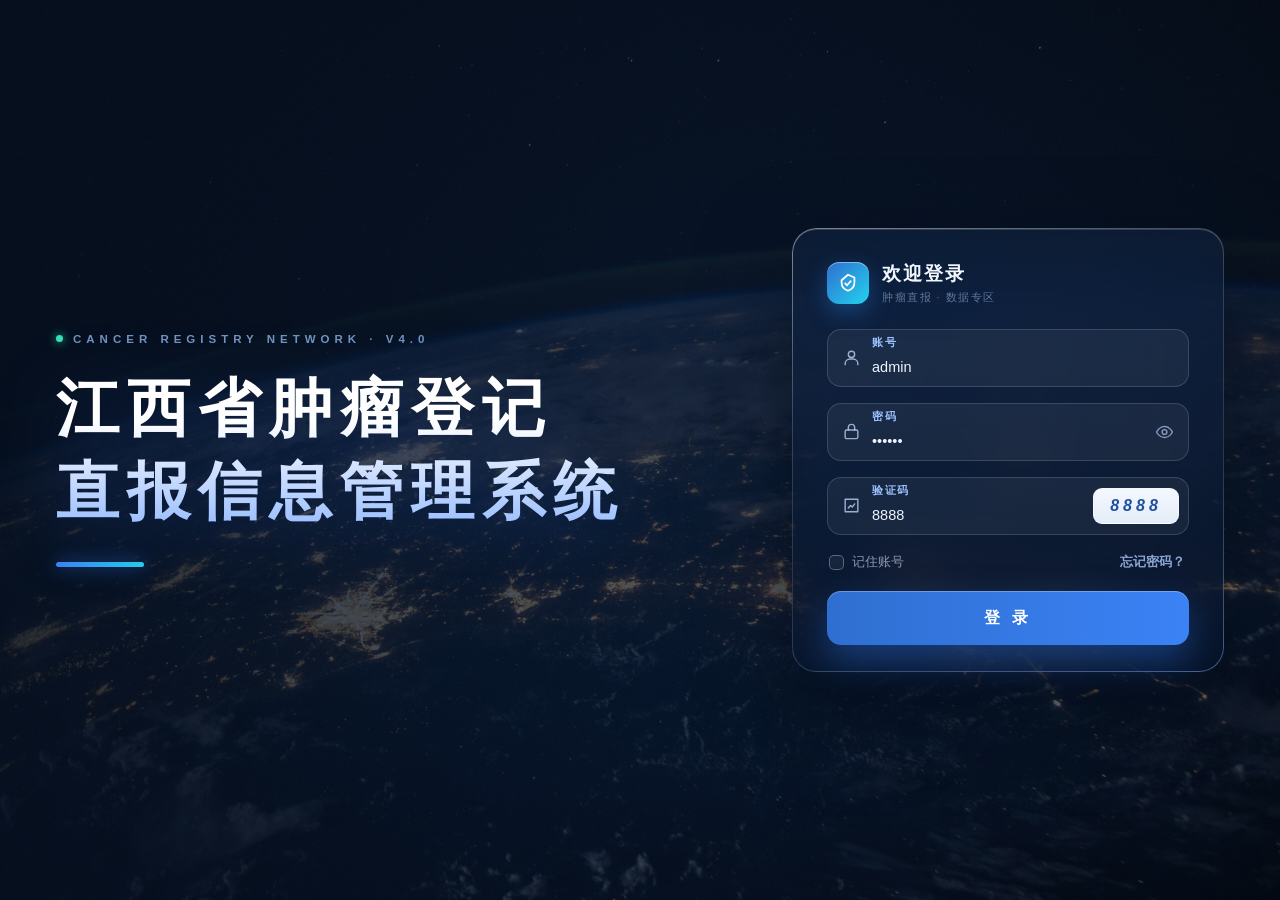
<file: index.html>
<!DOCTYPE html>
<html lang="zh-CN">
<head>
<meta charset="UTF-8">
<title>江西肿瘤登记平台 - 原型</title>
<meta http-equiv="refresh" content="0; url=login.html">
<script>location.replace('login.html');</script>
</head>
<body>
<p>正在跳转到 <a href="login.html">登录页（login.html）</a>…</p>
</body>
</html>
</file>
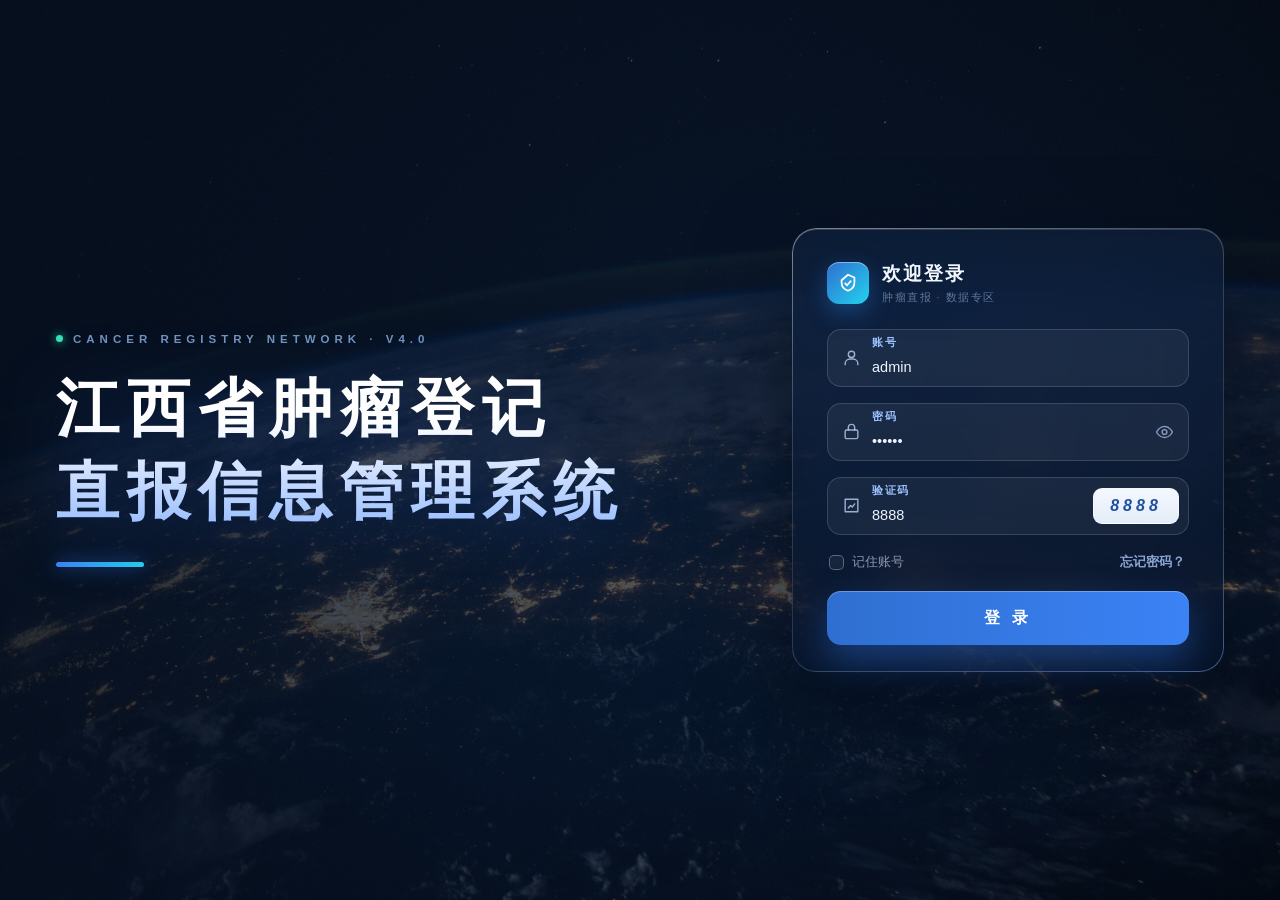
<file: login.html>
<!DOCTYPE html>
<html lang="zh-CN">
<head>
<meta charset="UTF-8">
<meta name="viewport" content="width=device-width, initial-scale=1">
<title>登录 · 江西省肿瘤登记直报系统</title>
<style>
:root{
  --blue:#2f6fd0; --blue-2:#3b82f6;
  --font:-apple-system,BlinkMacSystemFont,"Segoe UI","Microsoft YaHei","PingFang SC",sans-serif;
}
*{box-sizing:border-box;margin:0;padding:0}
html,body{height:100%}
body{
  font-family:var(--font);min-height:100%;display:flex;align-items:center;justify-content:center;
  padding:48px 56px;color:#fff;
  background-color:#081a31;
  background-image:
    linear-gradient(105deg,rgba(4,14,30,.92) 0%,rgba(5,17,36,.68) 46%,rgba(4,14,30,.40) 100%),
    radial-gradient(1500px 950px at 64% 36%,rgba(24,64,128,.30),transparent 66%),
    url('login-hero.jpg'),
    linear-gradient(135deg,#081a31 0%,#0d2444 48%,#071528 100%);
  background-size:cover,cover,cover,auto;
  background-position:center,center,center 42%,center;
  background-repeat:no-repeat;
  background-attachment:fixed,fixed,fixed,fixed;
}
body::after{
  content:"";position:fixed;inset:0;pointer-events:none;z-index:0;opacity:.05;
  background-image:url("data:image/svg+xml,%3Csvg xmlns='http://www.w3.org/2000/svg' width='180' height='180'%3E%3Cfilter id='n'%3E%3CfeTurbulence type='fractalNoise' baseFrequency='0.85' numOctaves='2' stitchTiles='stitch'/%3E%3C/filter%3E%3Crect width='180' height='180' filter='url(%23n)' opacity='0.6'/%3E%3C/svg%3E");
}
/* ---------- 布局 ---------- */
.stage{
  position:relative;z-index:1;width:100%;max-width:1280px;
  display:grid;grid-template-columns:1fr 432px;gap:88px;align-items:center;
}
/* ---------- 左：超大标题 ---------- */
.hero{animation:rise .8s cubic-bezier(.16,1,.3,1) both}
.kicker{
  display:flex;align-items:center;gap:10px;margin-bottom:22px;
  font-size:11.5px;font-weight:600;letter-spacing:5px;color:rgba(156,197,255,.72);
}
.kicker i{width:7px;height:7px;border-radius:50%;background:#37e0b4;box-shadow:0 0 10px rgba(55,224,180,.9);animation:pulse 2.4s ease-in-out infinite}
@keyframes pulse{0%,100%{opacity:1}50%{opacity:.35}}
.hero h1{
  font-size:clamp(46px,4.9vw,64px);font-weight:700;line-height:1.32;letter-spacing:8px;
  background:linear-gradient(180deg,#ffffff 32%,#9dc0ff 95%);
  -webkit-background-clip:text;background-clip:text;color:transparent;-webkit-text-fill-color:transparent;
  filter:drop-shadow(0 12px 34px rgba(30,80,180,.38));
}
.accent{
  width:88px;height:5px;border-radius:3px;margin-top:30px;
  background:linear-gradient(90deg,#3b82f6,#22d3ee);
  box-shadow:0 0 18px rgba(59,130,246,.65);
}
/* ---------- 右：深色玻璃卡（渐变描边） ---------- */
.card{
  position:relative;width:100%;padding:32px 34px 26px;border-radius:24px;
  background:linear-gradient(180deg,rgba(17,33,60,.62),rgba(9,20,40,.58));
  backdrop-filter:blur(28px) saturate(1.5);-webkit-backdrop-filter:blur(28px) saturate(1.5);
  border:1px solid rgba(255,255,255,.12);
  box-shadow:0 36px 90px rgba(2,8,20,.58),inset 0 1px 0 rgba(255,255,255,.16);
  animation:rise .8s .14s cubic-bezier(.16,1,.3,1) both;
}
.card::before{ /* 渐变光环描边 */
  content:"";position:absolute;inset:-1px;border-radius:25px;padding:1px;pointer-events:none;
  background:linear-gradient(160deg,rgba(255,255,255,.42),rgba(255,255,255,.05) 34%,transparent 62%,rgba(120,175,255,.38));
  -webkit-mask:linear-gradient(#000 0 0) content-box,linear-gradient(#000 0 0);
  -webkit-mask-composite:xor;mask:linear-gradient(#000 0 0) content-box,linear-gradient(#000 0 0);mask-composite:exclude;
}
@keyframes rise{from{opacity:0;transform:translateY(20px)}to{opacity:1;transform:none}}
.view{display:none}.view.on{display:block;animation:fade .35s ease both}
@keyframes fade{from{opacity:0;transform:translateY(10px)}to{opacity:1;transform:none}}
/* 卡头：徽标 + 欢迎语 */
.card-hd{display:flex;align-items:center;gap:13px;margin-bottom:24px}
.logo-tile{
  width:42px;height:42px;flex:none;border-radius:12px;display:grid;place-items:center;
  background:linear-gradient(135deg,#2f6fd0,#22d3ee);
  box-shadow:0 8px 22px rgba(38,110,196,.45),inset 0 1px 0 rgba(255,255,255,.4);
}
.logo-tile svg{width:22px;height:22px;stroke:#fff;fill:none;stroke-width:1.9;stroke-linecap:round;stroke-linejoin:round}
.hd-t{font-size:19px;font-weight:600;letter-spacing:2px;color:#f2f7ff}
.hd-s{font-size:11px;letter-spacing:1.5px;color:rgba(160,190,235,.55);margin-top:3px}
/* ---------- 浮动标签输入 ---------- */
.field{position:relative;margin-bottom:16px}
.field input{
  width:100%;height:58px;padding:25px 14px 8px 44px;border-radius:14px;
  border:1px solid rgba(255,255,255,.14);background:rgba(255,255,255,.055);
  color:#eef4ff;font-size:14.5px;font-family:var(--font);outline:none;
  transition:border-color .2s,background .2s,box-shadow .2s;
}
.field input:hover{border-color:rgba(255,255,255,.24)}
.field input:focus{border-color:rgba(126,176,255,.85);background:rgba(255,255,255,.10);box-shadow:0 0 0 4px rgba(59,130,246,.20)}
.field input::placeholder{color:transparent}
.field .f-ico{
  position:absolute;left:15px;top:19px;width:19px;height:19px;pointer-events:none;
  stroke:rgba(198,220,255,.75);fill:none;stroke-width:1.8;stroke-linecap:round;stroke-linejoin:round;
  transition:stroke .2s;
}
.field input:focus~.f-ico{stroke:#8fc1ff}
.field label{
  position:absolute;left:44px;top:18px;font-size:14.5px;letter-spacing:.5px;
  color:rgba(192,212,244,.5);pointer-events:none;transition:all .18s ease;font-family:var(--font);
}
.field input:focus~label,.field input:not(:placeholder-shown)~label{
  top:7px;left:45px;font-size:10.5px;font-weight:600;letter-spacing:1.5px;color:#9cc2ff;
}
.field.pwd input{padding-right:48px}
.field.cap input{padding-right:106px}
.field.sms input{padding-right:118px}
.eye{position:absolute;right:9px;top:50%;transform:translateY(-50%);border:0;background:transparent;cursor:pointer;padding:6px;display:grid;place-items:center;color:rgba(184,208,248,.68);border-radius:8px}
.eye:hover{color:#8fc1ff;background:rgba(255,255,255,.07)}
.eye svg{width:19px;height:19px;stroke:currentColor;fill:none;stroke-width:1.8;stroke-linecap:round;stroke-linejoin:round}
.captcha{
  position:absolute;right:10px;top:11px;width:86px;height:36px;border-radius:9px;cursor:pointer;
  background:linear-gradient(180deg,#f4f8fe,#e4edf9);border:1px solid rgba(255,255,255,.45);
  display:grid;place-items:center;font-size:16px;font-weight:800;letter-spacing:4px;
  color:#1d4fa3;font-style:italic;user-select:none;transition:transform .2s,box-shadow .2s;
}
.captcha:hover{transform:scale(1.05);box-shadow:0 6px 16px rgba(2,10,25,.4)}
.sms-btn{
  position:absolute;right:9px;top:11px;height:36px;padding:0 13px;border-radius:9px;cursor:pointer;
  border:1px solid rgba(150,190,255,.5);background:rgba(59,130,246,.18);
  color:#bcd6ff;font-size:12.5px;font-weight:600;font-family:var(--font);white-space:nowrap;
  transition:background .2s,border-color .2s;
}
.sms-btn:hover{background:rgba(59,130,246,.32);border-color:rgba(170,205,255,.75)}
.sms-btn:disabled{cursor:not-allowed;background:rgba(255,255,255,.06);color:rgba(180,200,230,.4);border-color:rgba(255,255,255,.12)}
/* 记住我 / 忘记密码 */
.row-opts{display:flex;align-items:center;justify-content:space-between;margin:2px 2px 18px}
.remember{display:flex;align-items:center;gap:8px;font-size:12.5px;color:rgba(190,208,240,.68);cursor:pointer;user-select:none}
.remember input{display:none}
.remember i{position:relative;width:15px;height:15px;flex:none;border:1px solid rgba(255,255,255,.3);border-radius:5px;background:rgba(255,255,255,.05);transition:all .18s}
.remember:hover i{border-color:rgba(160,200,255,.65)}
.remember input:checked+i{border-color:transparent;background:linear-gradient(135deg,#2f6fd0,#3b82f6);box-shadow:0 3px 10px rgba(47,111,208,.5)}
.remember input:checked+i::after{content:"";position:absolute;left:4.5px;top:1.5px;width:4px;height:8px;border:solid #fff;border-width:0 2px 2px 0;transform:rotate(45deg)}
.link{border:0;background:transparent;color:rgba(160,190,240,.85);font-size:13px;font-weight:600;cursor:pointer;font-family:var(--font);padding:2px}
.link:hover{color:#a8ccff;text-decoration:underline}
/* 主按钮：渐变 + hover 光扫 */
.btn-primary{
  position:relative;width:100%;height:54px;overflow:hidden;border:0;border-radius:14px;cursor:pointer;color:#fff;
  font-size:16px;font-weight:600;letter-spacing:4px;font-family:var(--font);
  background:linear-gradient(90deg,#2f6fd0,#3b82f6);
  box-shadow:0 16px 36px rgba(38,98,196,.5),inset 0 1px 0 rgba(255,255,255,.28);
  transition:transform .2s,box-shadow .2s,filter .2s;
}
.btn-primary::after{
  content:"";position:absolute;top:0;left:-60%;width:40%;height:100%;pointer-events:none;
  background:linear-gradient(105deg,transparent,rgba(255,255,255,.35),transparent);
  transform:skewX(-20deg);transition:left .55s ease;
}
.btn-primary:hover{transform:translateY(-2px);box-shadow:0 20px 44px rgba(48,112,214,.6),inset 0 1px 0 rgba(255,255,255,.28);filter:brightness(1.06)}
.btn-primary:hover::after{left:130%}
.btn-primary:active{transform:translateY(0)}
.tail{display:flex;justify-content:center;margin-top:16px}
/* toast */
.toast-box{position:fixed;top:26px;right:26px;z-index:99;display:flex;flex-direction:column;gap:10px}
.toast-item{
  min-width:200px;padding:13px 17px 13px 15px;border-radius:12px;font-size:13px;color:#e8f1ff;
  background:rgba(13,24,44,.92);border:1px solid rgba(255,255,255,.14);
  border-left:3px solid #3b82f6;box-shadow:0 14px 34px rgba(2,10,25,.5);animation:toastIn .3s ease both;
}
.toast-item.ok{border-left-color:#2fd08c}
.toast-item.err{border-left-color:#ff6b5e}
@keyframes toastIn{from{opacity:0;transform:translateX(18px)}to{opacity:1;transform:none}}
@media(max-width:1120px){.stage{grid-template-columns:1fr 400px;gap:56px}}
@media(max-width:960px){
  body{padding:40px 24px}
  .stage{grid-template-columns:1fr;gap:44px;max-width:520px}
  .hero{text-align:center}
  .kicker{justify-content:center}
  .hero h1{font-size:clamp(36px,8.6vw,46px);letter-spacing:6px}
  .accent{margin-left:auto;margin-right:auto}
}
</style>
</head>
<body>
<main class="stage">
  <!-- 左：一个大标题（大图为全屏真实背景 login-hero.jpg） -->
  <section class="hero">
    <div class="kicker"><i></i>CANCER REGISTRY NETWORK · V4.0</div>
    <h1>江西省肿瘤登记<br>直报信息管理系统</h1>
    <div class="accent"></div>
  </section>

  <!-- 右：深色玻璃登录卡 -->
  <section class="card">
    <!-- 登录 -->
    <div class="view on" id="viewLogin">
      <div class="card-hd">
        <div class="logo-tile">
          <svg viewBox="0 0 24 24"><path d="M12 3l7 3v5.5c0 4.4-2.9 7.6-7 9-4.1-1.4-7-4.6-7-9V9z"/><path d="m9 12.5 2 2 4-4.5"/></svg>
        </div>
        <div>
          <div class="hd-t">欢迎登录</div>
          <div class="hd-s">肿瘤直报 · 数据专区</div>
        </div>
      </div>
      <div class="field">
        <input id="account" type="text" value="admin" placeholder=" " autocomplete="username">
        <svg class="f-ico" viewBox="0 0 24 24"><circle cx="12" cy="8" r="4"/><path d="M4 21v-1a6 6 0 0 1 6-6h4a6 6 0 0 1 6 6v1"/></svg>
        <label for="account">账号</label>
      </div>
      <div class="field pwd">
        <input id="password" type="password" value="123456" placeholder=" " autocomplete="current-password">
        <svg class="f-ico" viewBox="0 0 24 24"><rect x="4" y="10" width="16" height="11" rx="2"/><path d="M8 10V7a4 4 0 0 1 8 0v3"/></svg>
        <label for="password">密码</label>
        <button class="eye" type="button" onclick="togglePwd('password',this)" title="显示 / 隐藏密码">
          <svg viewBox="0 0 24 24"><path d="M2 12s3.5-7 10-7 10 7 10 7-3.5 7-10 7-10-7-10-7z"/><circle cx="12" cy="12" r="3"/></svg>
        </button>
      </div>
      <div class="field cap">
        <input id="captcha" type="text" value="8888" maxlength="4" placeholder=" ">
        <svg class="f-ico" viewBox="0 0 24 24"><path d="M4 4h16v16H4z"/><path d="m8 15 3-3 2 2 3-4"/></svg>
        <label for="captcha">验证码</label>
        <div class="captcha" id="captchaBox" title="点击换一张" onclick="refreshCaptcha()">8888</div>
      </div>
      <div class="row-opts">
        <label class="remember"><input type="checkbox"><i></i>记住账号</label>
        <button class="link" type="button" onclick="switchView('reset')">忘记密码？</button>
      </div>
      <button class="btn-primary" type="button" onclick="doLogin()">登 录</button>
    </div>

    <!-- 手机号重置密码 -->
    <div class="view" id="viewReset">
      <div class="card-hd">
        <div class="logo-tile">
          <svg viewBox="0 0 24 24"><circle cx="8.5" cy="14.5" r="4.5"/><path d="m11.7 11.3 7.3-7.3 2 2-1.8 1.8 1.6 1.6-2 2-1.6-1.6-2.2 2.2"/><path d="m16.5 9.5.01 0"/></svg>
        </div>
        <div>
          <div class="hd-t">重置密码</div>
          <div class="hd-s">短信验证 · 立即生效</div>
        </div>
      </div>
      <div class="field">
        <input id="phone" type="tel" value="13800138000" maxlength="11" placeholder=" ">
        <svg class="f-ico" viewBox="0 0 24 24"><rect x="7" y="2" width="10" height="20" rx="2"/><path d="M11 18h2"/></svg>
        <label for="phone">手机号</label>
      </div>
      <div class="field sms">
        <input id="smsCode" type="text" value="8888" maxlength="6" placeholder=" ">
        <svg class="f-ico" viewBox="0 0 24 24"><path d="M4 5h16v11H8l-4 4z"/><path d="M8 9h8M8 12h5"/></svg>
        <label for="smsCode">短信验证码</label>
        <button class="sms-btn" id="smsBtn" type="button" onclick="sendSms()">获取验证码</button>
      </div>
      <div class="field">
        <input id="newPwd" type="password" placeholder=" ">
        <svg class="f-ico" viewBox="0 0 24 24"><rect x="4" y="10" width="16" height="11" rx="2"/><path d="M8 10V7a4 4 0 0 1 8 0v3"/></svg>
        <label for="newPwd">新密码</label>
      </div>
      <div class="field">
        <input id="newPwd2" type="password" placeholder=" ">
        <svg class="f-ico" viewBox="0 0 24 24"><rect x="4" y="10" width="16" height="11" rx="2"/><path d="M8 10V7a4 4 0 0 1 8 0v3"/><path d="m9.5 15.5 1.7 1.7 3.3-3.6"/></svg>
        <label for="newPwd2">确认新密码</label>
      </div>
      <button class="btn-primary" type="button" onclick="doReset()">确认重置</button>
      <div class="tail"><button class="link" type="button" onclick="switchView('login')">返回登录</button></div>
    </div>
  </section>
</main>
<div class="toast-box" id="toastBox"></div>

<script>
/* 模拟登录 / 手机号重置密码：纯前端演示，无后端、无真实短信 */
function $(id){return document.getElementById(id)}
function showToast(msg,type){
  var box=$('toastBox');if(!box)return;
  var el=document.createElement('div');
  el.className='toast-item '+(type==='err'?'err':'ok');
  el.textContent=msg;box.appendChild(el);
  setTimeout(function(){el.remove()},2600);
}
function switchView(which){
  var isReset=which==='reset';
  $('viewLogin').classList.toggle('on',!isReset);
  $('viewReset').classList.toggle('on',isReset);
}
function refreshCaptcha(){
  var code=String(Math.floor(1000+Math.random()*9000));
  $('captchaBox').textContent=code;
  $('captcha').value=code;
  showToast('验证码已更新为 '+code);
}
function togglePwd(inputId,btn){
  var el=$(inputId);if(!el)return;
  el.type=el.type==='password'?'text':'password';
  btn.style.color=el.type==='text'?'#8fc1ff':'';
}
/* 模拟登录：只校验非空，通过后跳转主系统 */
function doLogin(){
  var acc=$('account').value.trim(),pwd=$('password').value.trim(),cap=$('captcha').value.trim();
  if(!acc){showToast('请填写账号','err');$('account').focus();return}
  if(!pwd){showToast('请填写密码','err');$('password').focus();return}
  if(!cap){showToast('请填写验证码','err');$('captcha').focus();return}
  showToast('登录成功，正在进入系统…');
  setTimeout(function(){location.href='app.html'},700);
}
/* 获取短信验证码：60s 倒计时模拟，不发送真实短信 */
var smsTimer=null;
function sendSms(){
  var phone=$('phone').value.trim();
  if(!/^1\d{10}$/.test(phone)){showToast('请输入正确的 11 位手机号','err');$('phone').focus();return}
  $('smsCode').value='8888';
  showToast('验证码已发送（演示固定为 8888）');
  var left=60,btn=$('smsBtn');
  btn.disabled=true;btn.textContent=left+'s 后重发';
  clearInterval(smsTimer);
  smsTimer=setInterval(function(){
    left--;
    if(left<=0){clearInterval(smsTimer);btn.disabled=false;btn.textContent='获取验证码'}
    else btn.textContent=left+'s 后重发';
  },1000);
}
/* 模拟重置：校验后把新密码回填登录框并切回登录 */
function doReset(){
  var phone=$('phone').value.trim(),code=$('smsCode').value.trim();
  var p1=$('newPwd').value,p2=$('newPwd2').value;
  if(!/^1\d{10}$/.test(phone)){showToast('请输入正确的 11 位手机号','err');$('phone').focus();return}
  if(!code){showToast('请填写短信验证码','err');$('smsCode').focus();return}
  if(code!=='8888'){showToast('验证码不正确（演示为 8888）','err');$('smsCode').focus();return}
  if(p1.length<6){showToast('新密码至少 6 位','err');$('newPwd').focus();return}
  if(p1!==p2){showToast('两次输入的新密码不一致','err');$('newPwd2').focus();return}
  showToast('密码重置成功，请使用新密码登录');
  $('password').value=p1;
  $('captcha').value=$('captchaBox').textContent.trim();
  $('newPwd').value='';$('newPwd2').value='';
  clearInterval(smsTimer);$('smsBtn').disabled=false;$('smsBtn').textContent='获取验证码';
  setTimeout(function(){switchView('login')},900);
}
document.addEventListener('keydown',function(e){
  if(e.key!=='Enter')return;
  if($('viewReset').classList.contains('on'))doReset();else doLogin();
});
if(location.search.indexOf('logout=1')>=0){
  setTimeout(function(){showToast('已退出登录')},350);
}
</script>
</body>
</html>
</file>
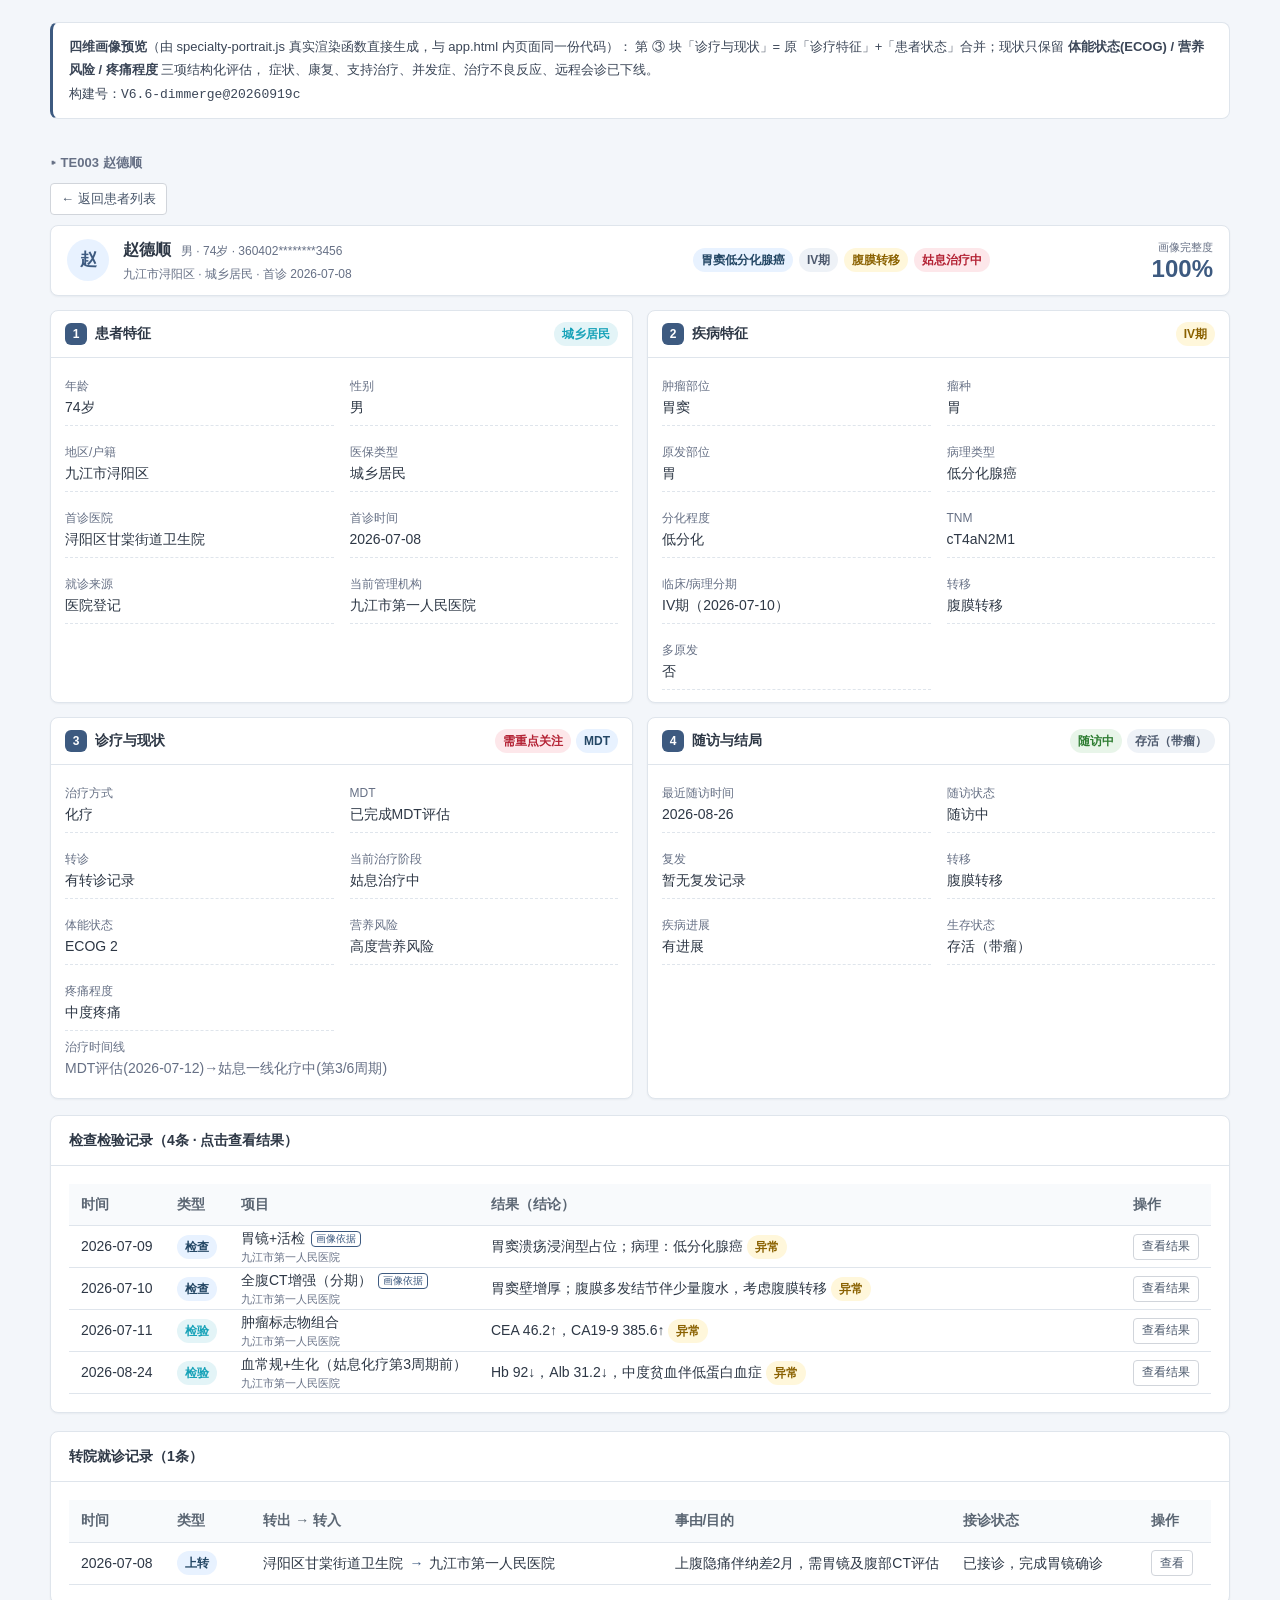
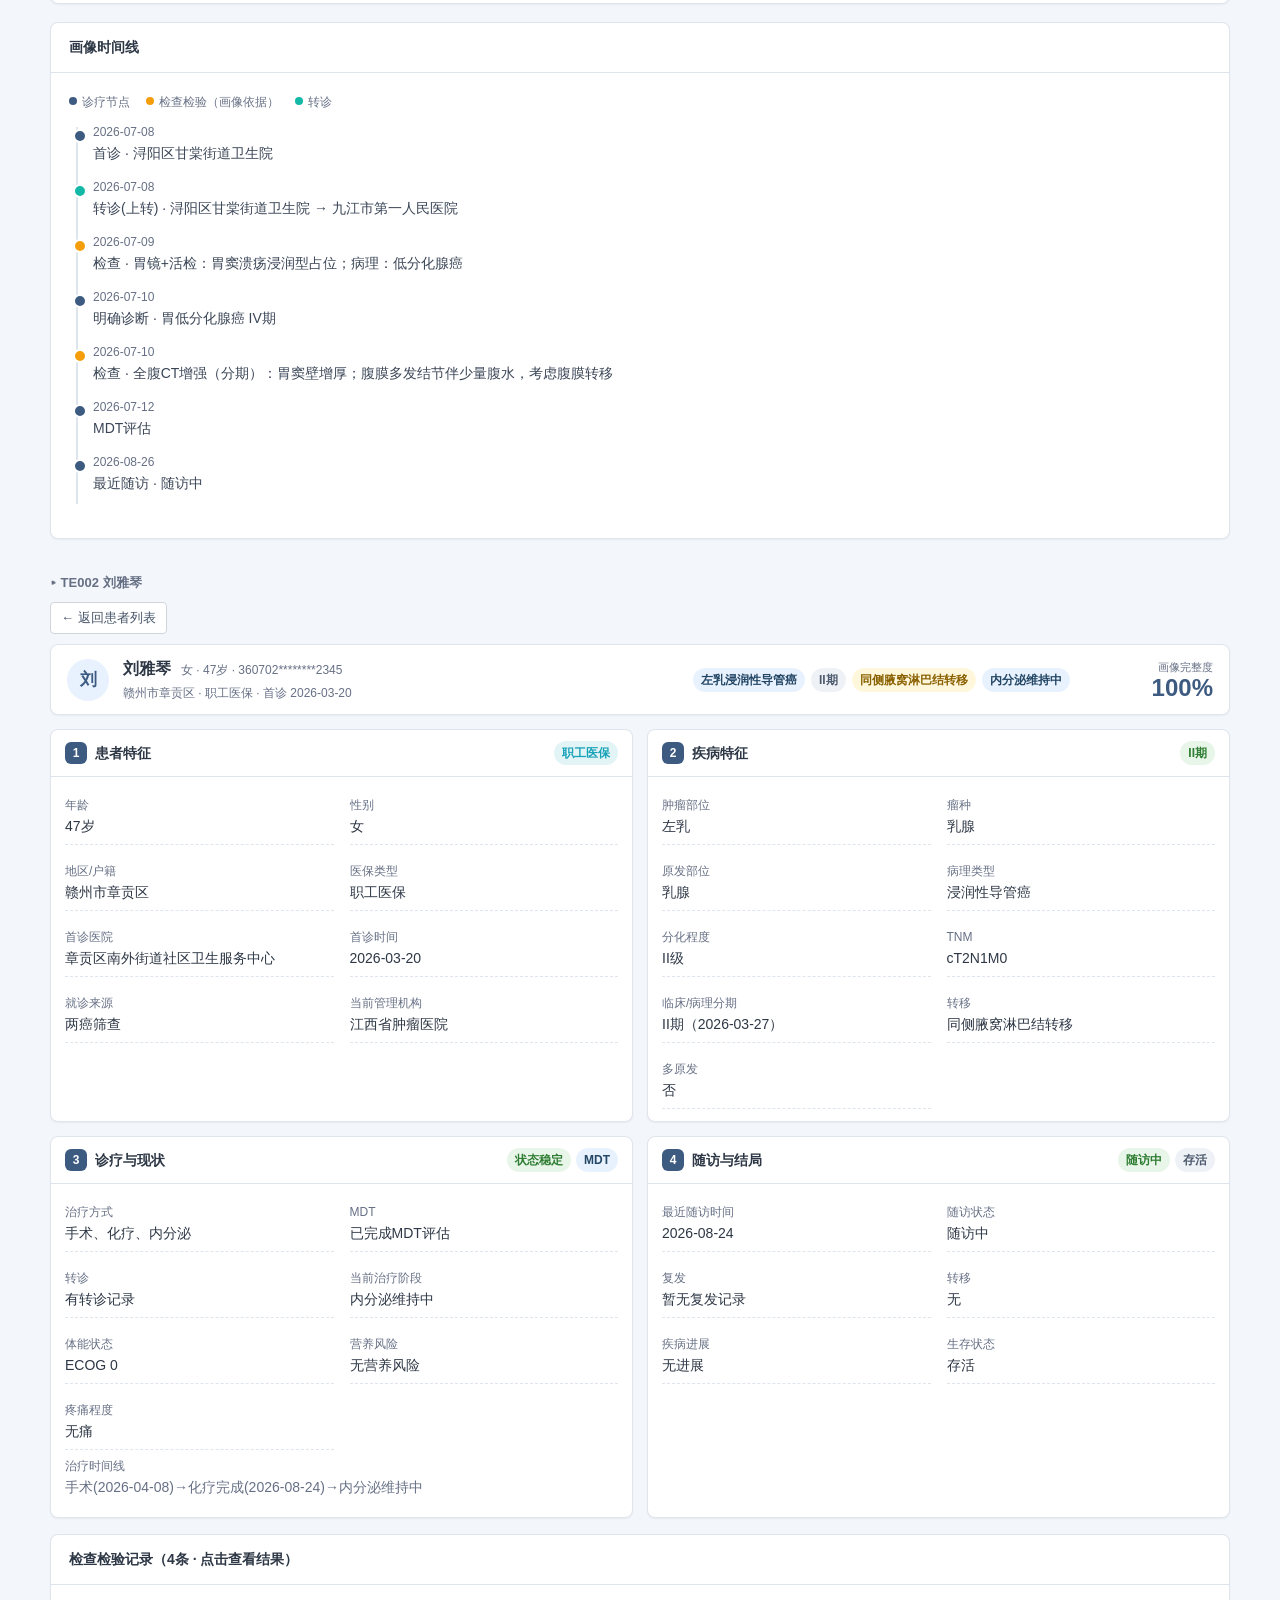
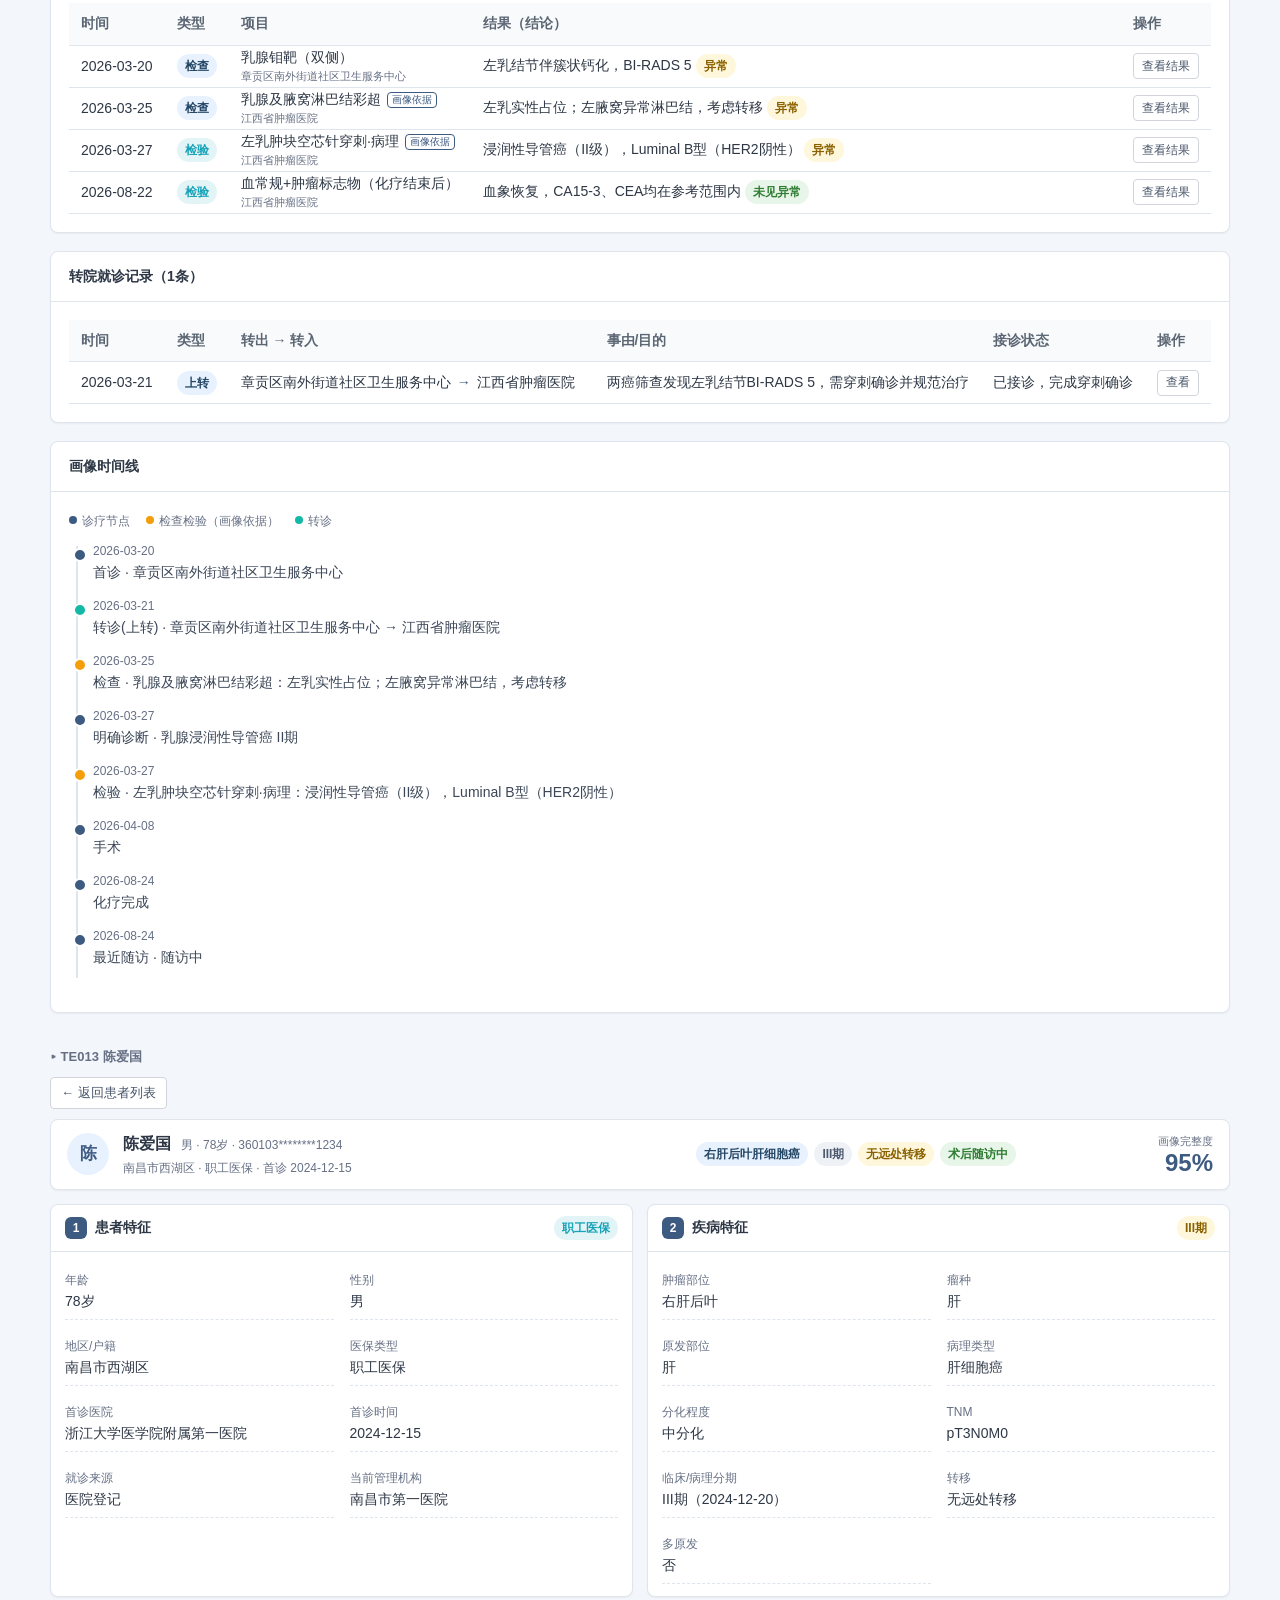
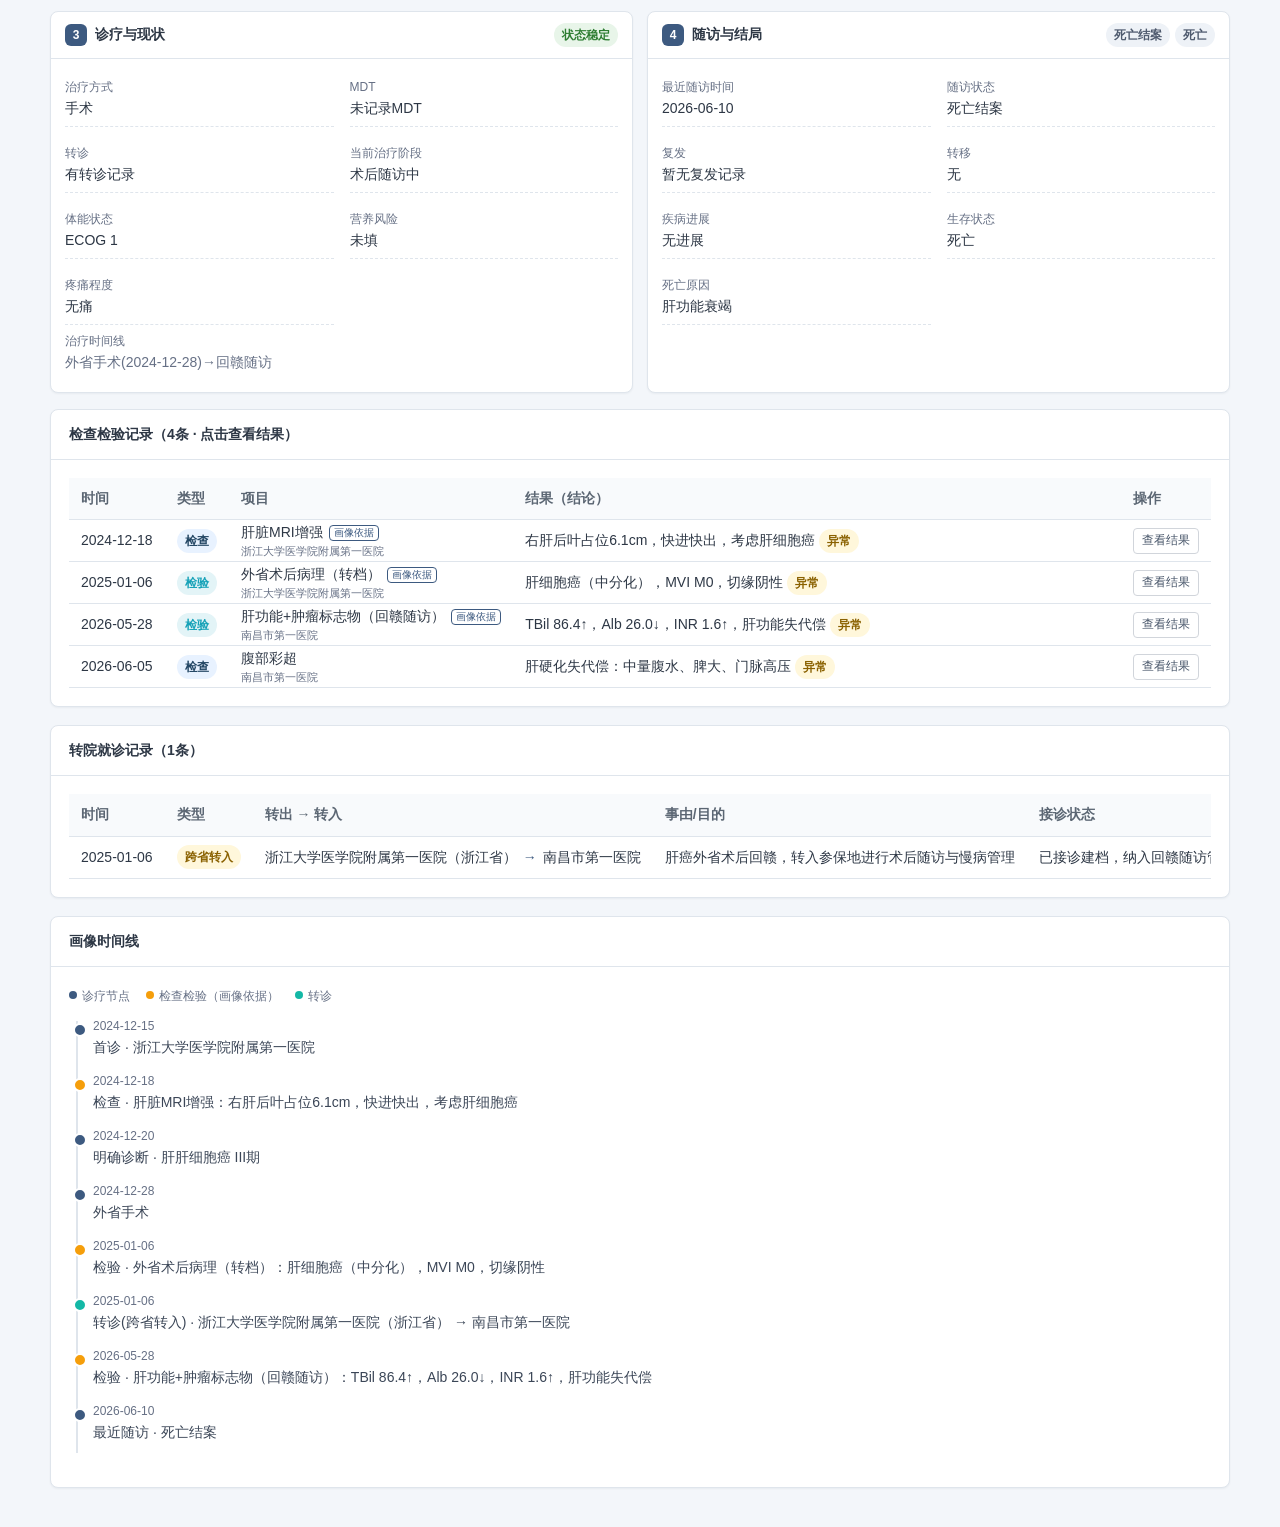
<file: 预览_诊疗与现状.html>
<!DOCTYPE html><html lang="zh-CN"><head><meta charset="UTF-8">
<title>预览 · 患者专科画像（诊疗与现状合并后）</title>
<style>:root{
/* ================= 设计 Token（单一来源） =================
   说明：主色沿用项目原有 #3d5a80，仅按明度派生梯度，未引入任何新主色相。
   原有变量（--primary/--border/--text/--muted/--bg/--danger...）全部保留，
   且计算值与改造前完全一致，其他页面无需改动即可自动统一配色。          */
/* ---- 主色梯度：全部由 #3d5a80 同色相派生 ---- */
--color-primary-50:#e8f2ff;--color-primary-100:#dbe7f4;--color-primary-200:#c2d4e6;
--color-primary-300:#9ab0c8;--color-primary-400:#6b89ad;--color-primary-500:#4d6d96;
--color-primary-600:#3d5a80;--color-primary-700:#31496a;--color-primary-800:#244765;
--color-primary-900:#1a3450;
--color-primary:var(--color-primary-600);
--color-primary-hover:var(--color-primary-700);
--color-primary-soft:var(--color-primary-50);
/* ---- 辅助色：沿用项目已有青色 #17a2b8 ---- */
--color-accent:#17a2b8;--color-accent-soft:#e3f4f7;
/* ---- 中性灰阶：收敛原先混用的 8 种灰 ---- */
--color-gray-25:#fbfcfe;--color-gray-50:#f3f6fa;--color-gray-100:#eef2f7;
--color-gray-200:#dfe5ec;--color-gray-300:#c7d0dc;--color-gray-400:#94a3b8;
--color-gray-500:#667085;--color-gray-600:#4e5a6e;--color-gray-700:#3b4657;
--color-gray-800:#2d3745;--color-gray-900:#1b2432;
--color-bg-page:var(--color-gray-50);--color-bg-surface:#fff;--color-bg-subtle:var(--color-gray-100);
--color-border:var(--color-gray-200);--color-border-strong:var(--color-gray-300);
--color-text-title:var(--color-gray-800);--color-text-body:var(--color-gray-700);
--color-text-muted:var(--color-gray-500);--color-text-placeholder:var(--color-gray-400);
--color-text-invert:#fff;
/* ---- 语义状态色（红/橙/黄明度与色相刻意拉开） ---- */
--color-danger-fg:#b42335;--color-danger-bg:#fde7ea;--color-danger-border:#f3b4bd;--color-danger-solid:#dc3545;
--color-warning-fg:#a1541a;--color-warning-bg:#fdefe2;--color-warning-border:#f4c99b;--color-warning-solid:#dd6b20;
--color-caution-fg:#8a6100;--color-caution-bg:#fff7db;--color-caution-border:#f2cf73;--color-caution-solid:#f4b400;
--color-success-fg:#2e7d32;--color-success-bg:#e8f5e9;--color-success-border:#a5d6a7;--color-success-solid:#2e7d32;
--color-info-fg:var(--color-primary-800);--color-info-bg:var(--color-primary-50);--color-info-border:#c2daf5;--color-info-solid:var(--color-primary-600);
--color-neutral-fg:var(--color-gray-600);--color-neutral-bg:var(--color-gray-100);--color-neutral-border:var(--color-gray-200);--color-neutral-solid:var(--color-gray-500);
/* ---- 字体 ---- */
--font-sans:-apple-system,BlinkMacSystemFont,"Segoe UI","PingFang SC","Microsoft YaHei",Arial,sans-serif;
--font-num:"Segoe UI","SF Mono",-apple-system,BlinkMacSystemFont,"Helvetica Neue",Arial,sans-serif;
--fs-display:36px;--fs-stat-lg:30px;--fs-stat:24px;--fs-stat-sm:18px;
--fs-h1:20px;--fs-h2:16px;--fs-h3:15px;
--fs-body:14px;--fs-sm:13px;--fs-xs:12px;--fs-2xs:11px;
--fw-regular:400;--fw-medium:500;--fw-semibold:600;--fw-bold:700;--fw-black:800;
--lh-tight:1.15;--lh-snug:1.35;--lh-normal:1.55;
--ls-tight:-0.02em;--ls-wide:0.04em;
/* ---- 间距（8pt 基准） ---- */
--space-1:4px;--space-2:8px;--space-3:12px;--space-4:16px;--space-5:20px;
--space-6:24px;--space-8:32px;--space-10:40px;--space-12:48px;
/* ---- 圆角 ---- */
--radius-xs:4px;--radius-sm:6px;--radius-md:8px;--radius-lg:12px;--radius-xl:16px;--radius-pill:999px;
/* ---- 阴影 ---- */
--shadow-xs:0 1px 2px rgba(27,36,50,.05);
--shadow-sm:0 1px 3px rgba(27,36,50,.08),0 1px 2px rgba(27,36,50,.04);
--shadow-md:0 4px 12px rgba(27,36,50,.08);
--shadow-lg:0 12px 28px rgba(27,36,50,.12);
--shadow-focus:0 0 0 3px rgba(61,90,128,.18);
/* ---- 动效 ---- */
--ease-out:cubic-bezier(.16,1,.3,1);--ease-in-out:cubic-bezier(.4,0,.2,1);
--dur-fast:120ms;--dur-base:200ms;--dur-slow:320ms;
/* ================= 旧变量别名（勿删：20+ 页面在用，值与改造前一致） ================= */
--bg:var(--color-bg-page);--surface:var(--color-bg-surface);--border:var(--color-border);
--text:var(--color-gray-800);--muted:var(--color-gray-500);
--primary:var(--color-primary-600);--primary-strong:var(--color-primary-800);--primary-soft:var(--color-primary-50);
--danger:var(--color-danger-solid);--success:var(--color-success-solid);--warning:var(--color-caution-fg);
--topbar:56px;--sidebar:240px;--shadow:0 1px 8px rgba(15,23,42,.12)}
*{box-sizing:border-box;margin:0;padding:0}
body{font-family:-apple-system,BlinkMacSystemFont,"Segoe UI","Microsoft YaHei",Arial,sans-serif;background:var(--bg);color:var(--text);font-size:14px;line-height:1.5;overflow:hidden}
button,input,select,textarea{font-family:inherit}
.app{display:flex;height:100vh;overflow:hidden}
.topbar{position:fixed;top:0;left:0;right:0;height:var(--topbar);background:var(--primary);color:#fff;display:flex;align-items:center;padding:0 20px;z-index:20;box-shadow:0 1px 4px rgba(0,0,0,.16)}
.topbar-brand{font-size:17px;font-weight:600;margin-right:auto}.topbar-brand span{font-size:12px;font-weight:400;opacity:.75;margin-left:8px}.topbar-actions{display:flex;gap:16px;align-items:center;font-size:13px}.btn-logout{height:30px;padding:0 12px;border:0;border-radius:4px;background:rgba(255,255,255,.15);color:#fff;cursor:pointer}
.sidebar{position:fixed;top:var(--topbar);left:0;bottom:0;width:var(--sidebar);background:#fff;border-right:1px solid var(--border);overflow:auto;z-index:10}.sidebar-menu{list-style:none;padding:8px 0}.menu-item{display:flex;align-items:center;gap:10px;padding:10px 18px;color:var(--color-gray-700);cursor:pointer;user-select:none;transition:background var(--dur-fast) var(--ease-in-out),color var(--dur-fast) var(--ease-in-out)}.menu-item:hover,.menu-item.active{background:var(--primary-soft);color:var(--primary-strong);font-weight:600}.menu-item .icon{width:14px;flex:0 0 14px;display:inline-flex;align-items:center;justify-content:center;font-size:0}.menu-item .icon::before{content:"";width:6px;height:6px;border-radius:2px;background:var(--color-gray-300);transition:background var(--dur-fast) var(--ease-in-out)}.menu-item:hover .icon::before,.menu-item.active .icon::before{background:var(--primary)}.submenu{list-style:none;display:none}.submenu.open{display:block}.submenu .menu-item{padding-left:46px;font-size:13px}.submenu .menu-item .icon{display:none}.arrow{margin-left:auto;border-left:5px solid var(--color-gray-400);border-top:4px solid transparent;border-bottom:4px solid transparent;transition:transform var(--dur-fast) var(--ease-in-out)}.menu-item.expanded .arrow{transform:rotate(90deg)}.sidebar-stats{padding:12px 18px;border-top:1px solid var(--border);font-size:12px;color:var(--muted)}
.main-content{position:absolute;top:var(--topbar);left:var(--sidebar);right:0;bottom:0;padding:20px;overflow:auto}.breadcrumb{display:flex;align-items:center;gap:0;height:40px;background:var(--surface);border:1px solid var(--border);padding:0 10px;border-radius:var(--radius-md);margin-bottom:16px;box-shadow:var(--shadow-xs);font-size:13px}.breadcrumb .crumb-home{display:inline-flex;align-items:center;gap:6px;color:var(--primary);cursor:pointer;padding:5px 10px;border-radius:var(--radius-xs);font-weight:600;transition:background var(--dur-fast) var(--ease-in-out)}.breadcrumb .crumb-home:hover{background:var(--primary-soft)}.breadcrumb .crumb-sep{color:var(--color-gray-300);margin:0 2px;font-size:11px}.breadcrumb .crumb-link{color:var(--muted);cursor:pointer;padding:5px 10px;border-radius:var(--radius-xs);font-weight:500;transition:background var(--dur-fast) var(--ease-in-out),color var(--dur-fast) var(--ease-in-out)}.breadcrumb .crumb-link:hover{background:var(--primary-soft);color:var(--primary)}.breadcrumb .crumb-current{color:var(--color-text-title);cursor:default;padding:5px 10px;border-radius:var(--radius-xs);font-weight:700}.panel{background:#fff;border:1px solid var(--border);border-radius:var(--radius-md);box-shadow:var(--shadow-xs);overflow:hidden;margin-bottom:18px}.panel-header{padding:14px 18px;border-bottom:1px solid var(--border);font-weight:600;display:flex;justify-content:space-between;align-items:center}.panel-body{padding:18px}
.btn{height:36px;padding:0 14px;border:1px solid transparent;border-radius:4px;cursor:pointer;display:inline-flex;align-items:center;justify-content:center;gap:6px;white-space:nowrap}.btn-primary{background:var(--primary);color:#fff}.btn-primary:hover{background:var(--primary-strong)}.btn-outline{background:#fff;border-color:var(--primary);color:var(--primary)}.btn-ghost{background:#fff;border-color:#d1d5db;color:#475569}.btn-xs{height:26px;padding:0 8px;font-size:12px}.btn-sm{height:32px;padding:0 10px;font-size:13px}
.filter-bar{display:flex;gap:12px;align-items:flex-end;flex-wrap:wrap;padding:14px;background:#f8fafc;border:1px solid var(--border);border-radius:6px;margin-bottom:14px}.form-group{display:flex;flex-direction:column;gap:5px;min-width:0}.form-group label{font-size:13px;color:#64748b}.form-group input:not([type=checkbox]):not([type=radio]),.form-group select,.form-group textarea{width:100%;min-width:0;border:1px solid #d1d8e0;border-radius:4px;background:#fff;color:#1f2937}.form-group input:not([type=checkbox]):not([type=radio]),.form-group select{height:36px;padding:0 10px}.form-group textarea{min-height:72px;padding:8px 10px;resize:vertical}.filter-bar .form-group{width:190px}.filter-bar .region-filter{width:min(100%,640px);flex:1 1 560px}.filter-actions{margin-left:auto;display:flex;gap:8px}
.table-wrap{overflow:auto}.data-table{width:100%;min-width:1100px;border-collapse:collapse}.data-table th{height:42px;text-align:left;background:#f8fafc;color:#5b6673;border-bottom:1px solid var(--border);padding:0 12px;white-space:nowrap}.data-table td{height:42px;border-bottom:1px solid var(--border);padding:0 12px;white-space:nowrap}.data-table tbody tr:hover{background:#f1f7ff}.badge{display:inline-flex;align-items:center;height:24px;border-radius:var(--radius-pill);padding:0 8px;font-size:12px;font-weight:600}
/* 状态修饰类：同时声明 --_fg/--_bg/--_bd/--_solid，供 .wb-badge--soft/outline/solid 四种形态复用。
   注意：.badge-warning 保持项目原有「黄」不变（全站表格状态列在用）；橙色另用 .badge-orange。 */
.badge-success{--_fg:var(--color-success-fg);--_bg:var(--color-success-bg);--_bd:var(--color-success-border);--_solid:var(--color-success-solid);background:var(--_bg);color:var(--_fg)}
.badge-warning,.badge-caution{--_fg:var(--color-caution-fg);--_bg:var(--color-caution-bg);--_bd:var(--color-caution-border);--_solid:var(--color-caution-solid);background:var(--_bg);color:var(--_fg)}
.badge-orange{--_fg:var(--color-warning-fg);--_bg:var(--color-warning-bg);--_bd:var(--color-warning-border);--_solid:var(--color-warning-solid);background:var(--_bg);color:var(--_fg)}
.badge-danger{--_fg:var(--color-danger-fg);--_bg:var(--color-danger-bg);--_bd:var(--color-danger-border);--_solid:var(--color-danger-solid);background:var(--_bg);color:var(--_fg)}
.badge-info{--_fg:var(--color-info-fg);--_bg:var(--color-info-bg);--_bd:var(--color-info-border);--_solid:var(--color-info-solid);background:var(--_bg);color:var(--_fg)}
.badge-muted,.badge-neutral{--_fg:var(--color-neutral-fg);--_bg:var(--color-neutral-bg);--_bd:var(--color-neutral-border);--_solid:var(--color-neutral-solid);background:var(--_bg);color:var(--_fg)}
.badge-accent{--_fg:var(--color-accent);--_bg:var(--color-accent-soft);--_bd:#a8dbe4;--_solid:var(--color-accent);background:var(--_bg);color:var(--_fg)}
.cards{display:grid;grid-template-columns:repeat(4,minmax(0,1fr));gap:16px}.stat-card{background:#fff;border:1px solid var(--border);border-radius:6px;padding:18px;box-shadow:0 1px 2px rgba(0,0,0,.04)}.stat-label{color:#64748b;font-size:13px}.stat-value{font-size:28px;font-weight:700;color:var(--primary);margin-top:6px}.stat-sub{color:#94a3b8;font-size:12px;margin-top:6px}
.entry-alert{margin:-8px 0 18px;padding:14px 18px;border:1px solid #f2cf73;border-left:4px solid #f4b400;border-radius:6px;background:#fff8e6;color:#594414;line-height:1.8}.entry-alert-title{font-weight:700;color:#8a6100;margin-bottom:2px}.entry-alert ol{margin-left:20px}.conditional-required{color:#f4b400;font-weight:700}
.entry-form-panel{overflow:visible}.entry-form-panel .panel-body{padding-top:0;overflow:visible}.entry-step-tabs{position:sticky;top:-24px;z-index:30;background:#fff;margin:0 -18px 18px;padding:0 18px;border-bottom:1px solid var(--border);box-shadow:0 8px 14px rgba(44,62,80,.08)}.step-tabs-inner{display:flex;min-height:58px;align-items:stretch}.step-btn{flex:1;border:0;background:transparent;color:#64748b;cursor:pointer;display:flex;align-items:center;justify-content:center;gap:10px;font-weight:600;position:relative}.step-btn.active{color:var(--primary)}.step-btn.active:after{content:"";position:absolute;left:18px;right:18px;bottom:-1px;height:2px;background:var(--primary)}.step-index{width:24px;height:24px;border-radius:50%;background:#eef2f7;color:#64748b;display:inline-flex;align-items:center;justify-content:center;font-size:12px}.step-btn.active .step-index{background:var(--primary);color:#fff}.step-btn.done .step-index{background:#2e7d32;color:#fff}
.entry-section{display:none;padding:4px 0 22px}.entry-section.active{display:block}.entry-section-title{font-size:15px;font-weight:600;color:var(--primary);margin-bottom:14px;padding-left:10px;border-left:3px solid var(--primary)}.form-grid{display:grid;grid-template-columns:repeat(auto-fit,minmax(280px,1fr));gap:14px 16px}.form-grid .full{grid-column:1/-1}.form-grid .span-2,.form-grid .wide{grid-column:span 2}.cascader-row,.tnm-row{display:grid;grid-template-columns:repeat(auto-fit,minmax(120px,1fr));gap:8px}.required{color:var(--danger)}.form-group.invalid label{color:var(--danger)}.form-group.invalid input,.form-group.invalid select,.form-group.invalid textarea{border-color:var(--danger);background:#fff7f7}.field-error{display:none;color:var(--danger);font-size:12px;margin-top:2px}.form-group.invalid .field-error{display:block}.form-actions{position:sticky;bottom:-24px;background:#fff;display:flex;gap:10px;justify-content:flex-end;padding:16px 0 0;border-top:1px solid var(--border);margin-top:8px}.entry-note{margin-top:12px;font-size:11px;color:#667085}
.his-summary{display:grid;grid-template-columns:repeat(4,minmax(0,1fr));gap:12px;margin-bottom:14px}.his-summary-card{border:1px solid var(--border);border-radius:6px;background:#fff;padding:12px 14px}.his-summary-card strong{display:block;font-size:22px;color:var(--primary);line-height:1.2}.his-summary-card span{font-size:12px;color:#64748b}.upload-dropzone{border:1px dashed #9aa8b6;border-radius:6px;background:#f8fafc;min-height:112px;display:flex;align-items:center;justify-content:space-between;gap:16px;padding:18px}.upload-title{font-weight:700;color:#334155}.upload-desc{font-size:12px;color:#64748b;margin-top:4px}.file-chip{margin-top:10px;display:inline-flex;align-items:center;gap:8px;border:1px solid var(--border);border-radius:999px;background:#fff;padding:6px 10px;color:#475569}.progress-track{height:8px;background:#e5e7eb;border-radius:999px;overflow:hidden;margin-top:12px}.progress-bar{height:100%;width:0;background:var(--primary);transition:width .2s ease}.his-actions{display:flex;flex-wrap:wrap;gap:8px;align-items:center}.error-cell{max-width:240px;overflow:hidden;text-overflow:ellipsis}
.toast-container{position:fixed;right:24px;top:70px;display:flex;flex-direction:column;gap:8px;z-index:50}.toast{background:#e8f5e9;color:var(--success);border:1px solid #a5d6a7;border-radius:6px;padding:10px 14px;box-shadow:var(--shadow)}.toast.error{background:#fde7ea;color:#b42335;border-color:#f3b4bd}
@media(min-width:1280px){.form-grid{grid-template-columns:repeat(3,minmax(0,1fr))}}@media(max-width:1400px){.cards{grid-template-columns:repeat(2,1fr)}}@media(max-width:900px){.sidebar{width:210px}.main-content{left:210px;padding:14px}.cards,.his-summary{grid-template-columns:1fr}.form-grid{grid-template-columns:1fr}.form-grid .span-2,.form-grid .wide{grid-column:1/-1}.filter-actions{margin-left:0}.step-tabs-inner{flex-direction:column}.step-btn{justify-content:flex-start;height:42px}.form-actions{bottom:-14px}.upload-dropzone{align-items:flex-start;flex-direction:column}}
.page-toolbar{display:flex;justify-content:space-between;align-items:center;margin-bottom:14px}.page-toolbar-title{display:none}.page-toolbar-title .icon{color:var(--primary);font-size:20px}.toolbar-actions{display:flex;gap:8px}.btn-export{background:#17a2b8;border-color:#17a2b8;color:#fff}.btn-export:hover{background:#138496;border-color:#117a8b}.btn-import{background:#f4b400;border-color:#f4b400;color:#fff}.btn-import:hover{background:#d39e00;border-color:#c69500}.btn-danger{background:var(--danger);border-color:var(--danger);color:#fff}.btn-danger:hover{background:#c82333;border-color:#bd2130}.upload-section{background:#f8fafc;border:1px dashed #9aa8b6;border-radius:6px;padding:16px 18px;margin-bottom:16px;cursor:pointer;transition:border-color .2s,background .2s}.upload-section:hover{background:#f1f7ff;border-color:var(--primary)}.upload-main{display:flex;align-items:center;justify-content:space-between;gap:16px;flex-wrap:wrap}.upload-info{display:flex;align-items:center;gap:14px}.upload-icon{width:44px;height:44px;border-radius:8px;background:var(--primary-soft);color:var(--primary);display:flex;align-items:center;justify-content:center;font-size:20px}.upload-title{font-weight:700;color:#334155;font-size:15px}.upload-desc{font-size:12px;color:#64748b;margin-top:3px}.filter-toolbar{display:flex;gap:10px 12px;align-items:flex-end;flex-wrap:wrap;padding:14px;background:#f8fafc;border:1px solid var(--border);border-radius:6px;margin-bottom:14px}.filter-toolbar .form-group{min-width:0;flex:0 0 auto}.filter-toolbar .region-filter{flex:0 0 auto;min-width:200px;max-width:280px}.filter-toolbar .cascader-row{display:flex;flex-wrap:wrap;gap:6px}.filter-toolbar .cascader-row select{width:auto;flex:0 0 auto}.filter-toolbar .date-group{flex:0 0 auto;min-width:0}.filter-toolbar .date-range{display:flex;align-items:center;gap:4px}.filter-toolbar .date-range select{flex:0 0 auto;min-width:0}.filter-toolbar .date-range input[type="date"]{width:140px;min-width:0;flex:0 0 140px;box-sizing:border-box}.filter-toolbar .search-group{flex:1 1 180px;min-width:140px;max-width:220px}.filter-toolbar .search-group input{width:100%}.filter-toolbar .filter-actions{margin-left:auto;display:flex;gap:8px;flex:0 0 auto}.filter-toolbar .region-filter .cascader-row{align-items:center}
.region-cascader{position:relative;width:100%}.region-cascader-input{width:100%;height:36px;padding:0 32px 0 10px;border:1px solid #d1d8e0;border-radius:4px;background:#fff;color:#1f2937;cursor:pointer;display:flex;align-items:center;font-size:13px;white-space:nowrap;overflow:hidden;text-overflow:ellipsis}.region-cascader-input:hover{border-color:var(--primary)}.region-cascader-input.placeholder{color:#9aa8b8}.region-cascader-arrow{position:absolute;right:10px;top:50%;transform:translateY(-50%);color:#94a3b8;pointer-events:none;transition:transform .2s}.region-cascader.open .region-cascader-arrow{transform:translateY(-50%) rotate(180deg)}.region-cascader-panel{display:none;position:absolute;top:calc(100% + 4px);left:0;z-index:40;background:#fff;border:1px solid var(--border);border-radius:6px;box-shadow:0 4px 16px rgba(15,23,42,.16);max-height:320px;max-width:700px;overflow-x:auto;overflow-y:hidden}.region-cascader.open .region-cascader-panel{display:flex}.region-cascader-col{min-width:140px;max-height:320px;overflow-y:auto;border-right:1px solid var(--border)}.region-cascader-col:last-child{border-right:0}.region-cascader-col-item{padding:8px 14px;font-size:13px;color:#334155;cursor:pointer;white-space:nowrap;display:flex;align-items:center;justify-content:space-between;gap:8px}.region-cascader-col-item:hover{background:var(--primary-soft)}.region-cascader-col-item.active{background:var(--primary-soft);color:var(--primary);font-weight:600}.region-cascader-col-item .col-arrow{color:#94a3b8;font-size:10px}
.void-info-alert{margin-bottom:16px;padding:14px 18px;border:1px solid #c2daf5;border-left:4px solid var(--primary);border-radius:6px;background:var(--primary-soft);color:var(--primary-strong);line-height:1.8}.void-info-alert-title{font-weight:700;color:var(--primary-strong);margin-bottom:2px}
.void-tabs{display:flex;gap:0;border-bottom:1px solid var(--border);margin-bottom:16px;background:#fff;border-radius:6px 6px 0 0;overflow:hidden}.void-tab{flex:0 0 auto;padding:12px 24px;border:0;background:transparent;color:#64748b;cursor:pointer;font-weight:600;font-size:14px;border-bottom:2px solid transparent;transition:color .2s,border-color .2s}.void-tab:hover{color:var(--primary)}.void-tab.active{color:var(--primary);border-bottom-color:var(--primary);background:var(--primary-soft)}
.void-filter-bar{display:flex;gap:10px 12px;align-items:flex-end;flex-wrap:wrap;padding:14px;background:#f8fafc;border:1px solid var(--border);border-radius:6px;margin-bottom:14px}.void-filter-bar .form-group{min-width:0;flex:0 0 auto}.void-filter-bar .form-group select{height:36px;padding:0 10px}.void-filter-bar .date-group{flex:0 0 auto}.void-filter-bar .date-range{display:flex;align-items:center;gap:4px}.void-filter-bar .date-range input[type="date"]{width:140px;min-width:0;flex:0 0 140px;box-sizing:border-box;height:36px;border:1px solid #d1d8e0;border-radius:4px}.void-filter-bar .sort-group{flex:0 0 auto}.void-filter-bar .search-group{flex:1 1 180px;min-width:160px;max-width:240px}.void-filter-bar .search-group input{width:100%}.void-filter-bar .filter-actions{margin-left:auto;display:flex;gap:8px;flex:0 0 auto}
.void-risk-alert{margin-bottom:14px;padding:14px 18px;border:1px solid #f2cf73;border-left:4px solid #f4b400;border-radius:6px;background:#fff8e6;color:#594414;line-height:2}.void-risk-alert p{margin:0}
.void-batch-bar{display:flex;justify-content:space-between;align-items:center;margin-bottom:12px;padding:0 2px}.void-batch-info{font-size:13px;color:#475569}.void-batch-info strong{color:var(--primary);font-weight:700}.void-batch-actions{display:flex;gap:8px}
.void-pagination{display:flex;justify-content:space-between;align-items:center;padding:12px 2px 0;font-size:13px;color:#64748b}.void-pagination-info{color:#64748b}.void-pagination-controls{display:flex;align-items:center;gap:6px}.void-pagination-controls button{width:32px;height:32px;border:1px solid var(--border);border-radius:4px;background:#fff;color:#475569;cursor:pointer;display:inline-flex;align-items:center;justify-content:center}.void-pagination-controls button:hover{background:var(--primary-soft);border-color:var(--primary);color:var(--primary)}.void-pagination-controls input{width:48px;height:32px;text-align:center;border:1px solid var(--border);border-radius:4px}
.cards-6{grid-template-columns:repeat(6,minmax(0,1fr))}.dup-stat-card{background:#fff;border:1px solid var(--border);border-radius:6px;padding:16px 14px;box-shadow:0 1px 2px rgba(0,0,0,.04);text-align:center}.dup-stat-label{color:#64748b;font-size:13px}.dup-stat-value{font-size:26px;font-weight:700;color:var(--primary);margin-top:4px}.dup-stat-card.danger .dup-stat-value{color:var(--danger)}.dup-stat-card.warning .dup-stat-value{color:var(--warning)}.dup-stat-card.success .dup-stat-value{color:var(--success)}
@media(max-width:900px){.page-toolbar{flex-direction:column;align-items:flex-start;gap:10px}.upload-main{flex-direction:column;align-items:flex-start}.void-tabs{flex-wrap:wrap}.void-filter-bar .filter-actions{margin-left:0}.void-batch-bar{flex-direction:column;align-items:flex-start;gap:10px}.void-pagination{flex-direction:column;gap:10px}.cards-6{grid-template-columns:repeat(2,1fr)}}
.news-page{max-width:960px;margin:0 auto}.news-form-group{display:flex;flex-direction:column;gap:6px;margin-bottom:16px}.news-form-group>label{font-size:13px;color:#475569;font-weight:600}.news-form-group input:not([type=checkbox]):not([type=radio]),.news-form-group select{width:100%;height:38px;padding:0 12px;border:1px solid #d1d8e0;border-radius:4px;background:#fff;color:#1f2937;font-size:14px}.news-form-group input:focus,.news-form-group select:focus,.news-rich-area:focus,.news-rich-toolbar button:focus{outline:0;border-color:var(--primary);box-shadow:0 0 0 3px rgba(61,90,128,.12)}.news-rich-toolbar{display:flex;flex-wrap:wrap;gap:2px;padding:8px 10px;border:1px solid #d1d8e0;border-bottom:0;border-radius:4px 4px 0 0;background:#f8fafc}.news-rich-toolbar .tb-group{display:flex;align-items:center;gap:2px;padding-right:6px;border-right:1px solid #e2e8f0;margin-right:2px}.news-rich-toolbar .tb-group:last-child{border-right:0}.news-rich-toolbar button{width:30px;height:30px;border:1px solid transparent;border-radius:4px;background:transparent;color:#475569;cursor:pointer;display:inline-flex;align-items:center;justify-content:center;font-size:13px;transition:background .15s,color .15s}.news-rich-toolbar button:hover{background:var(--primary-soft);color:var(--primary)}.news-rich-toolbar .tb-fontsize{width:auto;min-width:60px;padding:0 6px;font-size:12px}.news-rich-toolbar .tb-color{position:relative}.news-rich-toolbar .tb-color input{position:absolute;inset:0;width:100%;height:100%;opacity:0;cursor:pointer}.news-rich-area{min-height:280px;padding:14px 16px;border:1px solid #d1d8e0;border-radius:0 0 4px 4px;background:#fff;color:#1f2937;font-size:14px;line-height:1.7;overflow-y:auto}.news-rich-area:empty:before{content:attr(data-placeholder);color:#9aa8b8;pointer-events:none}.news-status-row{display:flex;align-items:center;gap:22px;margin-bottom:18px}.news-status-row .radio-item{display:flex;align-items:center;gap:6px;cursor:pointer;font-size:14px;color:#334155}.news-status-row .radio-item input{width:auto;margin:0}.news-actions{display:flex;gap:10px;justify-content:flex-end;padding-top:14px;border-top:1px solid var(--border)}
.news-list-page .news-toolbar{display:flex;gap:10px 12px;align-items:flex-end;flex-wrap:wrap;padding:14px;background:#f8fafc;border:1px solid var(--border);border-radius:6px;margin-bottom:14px}.news-list-page .news-toolbar .form-group{min-width:0;flex:0 0 auto}.news-list-page .news-toolbar .form-group select{height:36px;padding:0 10px}.news-list-page .news-toolbar .search-group{flex:1 1 180px;min-width:160px;max-width:280px}.news-list-page .news-toolbar .search-group input{width:100%}.news-list-page .news-toolbar .filter-actions{margin-left:auto;display:flex;gap:8px;flex:0 0 auto}.news-list-page .news-toolbar .form-group input{height:36px;padding:0 10px;border:1px solid #d1d8e0;border-radius:4px}.news-content-preview{max-width:280px;overflow:hidden;text-overflow:ellipsis;white-space:nowrap;color:#64748b}.news-view-modal{position:fixed;inset:0;background:rgba(15,23,42,.5);z-index:100;display:flex;align-items:center;justify-content:center;padding:20px}.news-view-modal .news-view-box{background:#fff;border-radius:8px;max-width:760px;width:100%;max-height:85vh;display:flex;flex-direction:column;box-shadow:0 20px 60px rgba(0,0,0,.3)}.news-view-modal .news-view-header{display:flex;justify-content:space-between;align-items:center;padding:16px 20px;border-bottom:1px solid var(--border)}.news-view-modal .news-view-header h3{font-size:18px;color:var(--primary)}.news-view-modal .news-view-close{width:32px;height:32px;border:0;border-radius:4px;background:transparent;color:#64748b;cursor:pointer;font-size:18px}.news-view-modal .news-view-close:hover{background:#f1f5f9;color:var(--danger)}.news-view-modal .news-view-body{padding:20px 24px;overflow-y:auto;flex:1}.news-view-meta{display:flex;flex-wrap:wrap;gap:12px 24px;padding-bottom:14px;border-bottom:1px solid var(--border);margin-bottom:16px;font-size:13px;color:#64748b}.news-view-meta span strong{color:#334155}.news-view-content{font-size:14px;line-height:1.8;color:#334155}.news-view-content h1,.news-view-content h2,.news-view-content h3{color:var(--primary);margin:14px 0 8px}.news-view-content p{margin-bottom:10px}.news-view-content img{max-width:100%;height:auto;border-radius:4px}.news-view-content table{border-collapse:collapse;width:100%;margin:10px 0}.news-view-content td{border:1px solid #d1d8e0;padding:6px 10px}.news-confirm-modal{position:fixed;inset:0;background:rgba(15,23,42,.5);z-index:100;display:flex;align-items:center;justify-content:center;padding:20px}.news-confirm-box{background:#fff;border-radius:8px;max-width:420px;width:100%;box-shadow:0 20px 60px rgba(0,0,0,.3);overflow:hidden}.news-confirm-title{padding:18px 20px 0;font-size:16px;font-weight:600;color:var(--danger)}.news-confirm-body{padding:12px 20px 20px;font-size:14px;color:#475569;line-height:1.6}.news-confirm-actions{display:flex;gap:10px;justify-content:flex-end;padding:12px 20px;border-top:1px solid var(--border);background:#f8fafc}
.notice-center-page{width:100%}.notice-center-hero{display:flex;justify-content:space-between;align-items:center;gap:28px;padding:30px 34px;margin-bottom:18px;border:1px solid #c7d7f8;border-radius:14px;background:linear-gradient(135deg,#eff6ff 0%,#f8fbff 52%,#fff 100%);box-shadow:0 12px 34px rgba(30,58,138,.08)}.notice-center-eyebrow{display:inline-flex;align-items:center;gap:8px;margin-bottom:10px;padding:5px 10px;border-radius:999px;background:#dbeafe;color:#1d4ed8;font-size:12px;font-weight:700;letter-spacing:.08em}.notice-center-hero h2{margin:0;font-size:30px;line-height:1.15;color:#172554}.notice-center-hero p{margin:9px 0 0;max-width:720px;font-size:14px;line-height:1.7;color:#526277}.notice-center-hero-stats{display:grid;grid-template-columns:repeat(3,minmax(112px,1fr));gap:12px;flex:0 0 auto}.notice-center-hero-stat{min-width:112px;padding:16px 18px;border:1px solid rgba(30,58,138,.10);border-radius:12px;background:rgba(255,255,255,.84);text-align:left}.notice-center-hero-stat b{display:block;font-size:22px;line-height:1.2;color:#1e3a8a}.notice-center-hero-stat span{display:block;margin-top:5px;font-size:12px;color:#64748b}.notice-center-toolbar{display:flex;align-items:center;gap:14px;flex-wrap:wrap;padding:16px 18px;margin-bottom:18px;border:1px solid var(--border);border-radius:12px;background:#fff;box-shadow:0 4px 16px rgba(15,23,42,.04)}.notice-center-categories{display:flex;align-items:center;gap:8px;flex-wrap:wrap}.notice-center-category{height:34px;padding:0 16px;border:1px solid #d8e0ea;border-radius:999px;background:#fff;color:#4b5768;font-size:13px;font-weight:600;cursor:pointer;transition:all .18s}.notice-center-category:hover{border-color:#93b4f8;color:#1d4ed8;background:#eff6ff}.notice-center-category.is-active{border-color:#2563eb;color:#fff;background:#2563eb;box-shadow:0 5px 14px rgba(37,99,235,.22)}.notice-center-search{position:relative;flex:1 1 280px;min-width:240px;max-width:420px;margin-left:auto}.notice-center-search input{width:100%;height:38px;padding:0 14px;border:1px solid #d1d8e0;border-radius:999px;background:#fff;color:#253243;font-size:13px;outline:0}.notice-center-search input:focus{border-color:#60a5fa;box-shadow:0 0 0 3px rgba(96,165,250,.16)}.notice-center-grid{display:grid;grid-template-columns:repeat(2,minmax(0,1fr));gap:16px}.notice-center-card{display:flex;flex-direction:column;min-height:198px;padding:20px 22px;border:1px solid #dfe6ee;border-radius:12px;background:#fff;text-align:left;cursor:pointer;transition:transform .18s,box-shadow .18s,border-color .18s}.notice-center-card:hover{transform:translateY(-2px);border-color:#a5c4fb;box-shadow:0 14px 32px rgba(30,58,138,.11)}.notice-center-card--featured{grid-column:1/-1;min-height:214px;background:linear-gradient(135deg,#fff 0%,#f7faff 100%)}.notice-center-card-head{display:flex;align-items:center;justify-content:space-between;gap:12px;margin-bottom:14px}.notice-center-card-title{margin:0;font-size:18px;line-height:1.45;color:#172554}.notice-center-card--featured .notice-center-card-title{font-size:22px}.notice-center-card-desc{margin-top:9px;font-size:13px;line-height:1.72;color:#5d6b7d}.notice-center-card--featured .notice-center-card-desc{max-width:920px}.notice-center-card-foot{display:flex;align-items:center;justify-content:space-between;gap:14px;margin-top:auto;padding-top:16px}.notice-center-card-meta{display:flex;align-items:center;gap:14px;flex-wrap:wrap;font-size:12px;color:#8593a4}.notice-center-card-action{display:inline-flex;align-items:center;gap:4px;color:#2563eb;font-size:13px;font-weight:700}.notice-center-empty{grid-column:1/-1;padding:72px 0;text-align:center;color:#8b98a8;font-size:14px}
@media(max-width:1100px){.notice-center-hero{align-items:flex-start;flex-direction:column;padding:26px}.notice-center-hero p{max-width:100%}.notice-center-grid{grid-template-columns:minmax(0,1fr)}.notice-center-card--featured .notice-center-card-title{font-size:20px}}
@media(max-width:700px){.notice-center-hero{padding:22px;border-radius:10px}.notice-center-hero h2{font-size:24px}.notice-center-hero-stats{width:100%;grid-template-columns:minmax(0,1fr)}.notice-center-toolbar{align-items:stretch;flex-direction:column}.notice-center-search{max-width:none;margin-left:0}.notice-center-card{min-height:0;padding:18px}.notice-center-card--featured .notice-center-card-desc{max-width:100%}}
.address-breadcrumb{display:flex;align-items:center;gap:2px;flex-wrap:wrap;margin-bottom:14px;padding:10px 14px;background:#f8fafc;border:1px solid var(--border);border-radius:6px;font-size:13px}.address-crumb{color:var(--primary);cursor:pointer;padding:4px 8px;border-radius:4px;transition:background .2s}.address-crumb:hover{background:var(--primary-soft)}.address-crumb.current{color:var(--text);font-weight:600;cursor:default;background:transparent}.address-crumb-sep{color:#94a3b8;margin:0 2px}.address-name-link{color:var(--primary);cursor:pointer;font-weight:500}.address-name-link:hover{text-decoration:underline}.address-level-tag{display:inline-block;padding:1px 6px;border-radius:3px;font-size:11px;background:#eef2f7;color:#64748b;margin-left:6px;vertical-align:middle}
.address-form-page{margin:0 auto}.address-form-group{display:flex;flex-direction:column;gap:6px;margin-bottom:16px}.address-form-group>label{font-size:13px;color:#475569;font-weight:600}.address-form-group input:not([type=checkbox]):not([type=radio]),.address-form-group select,.address-form-group textarea{width:100%;height:38px;padding:0 12px;border:1px solid #d1d8e0;border-radius:4px;background:#fff;color:#1f2937;font-size:14px}.address-form-group textarea{min-height:80px;padding:8px 12px;resize:vertical;height:auto}.address-form-group input:disabled{background:#f1f5f9;color:#64748b;cursor:not-allowed}.address-form-group input:focus,.address-form-group select:focus,.address-form-group textarea:focus{outline:0;border-color:var(--primary);box-shadow:0 0 0 3px rgba(61,90,128,.12)}.address-merge-field{display:none}.address-merge-field.show{display:flex;flex-direction:column;gap:6px;margin-bottom:16px}
.void-pagination-controls button:disabled{opacity:.45;cursor:not-allowed}.void-pagination-controls button:disabled:hover{background:#fff;border-color:var(--border);color:#475569}
.pop-age-grid{display:grid;grid-template-columns:1fr 1fr;gap:24px;margin-bottom:20px}.pop-gender-col{border:1px solid var(--border);border-radius:6px;overflow:hidden}.pop-gender-header{padding:8px 14px;font-weight:600;color:#fff;font-size:13px}.pop-gender-col.male .pop-gender-header{background:#3b6db3}.pop-gender-col.female .pop-gender-header{background:#c44569}.pop-gender-body{padding:10px 14px;background:#fff}.pop-age-row{display:flex;align-items:center;gap:10px;margin-bottom:8px}.pop-age-row label{width:70px;flex:0 0 70px;font-size:12px;color:#64748b;text-align:right}.pop-age-row input{flex:1;height:32px;padding:0 8px;border:1px solid #d1d8e0;border-radius:4px;font-size:13px}.pop-age-row input:focus{outline:0;border-color:var(--primary)}.pop-chart-preview{margin-top:0;padding:14px 16px;background:#f8fafc;border:1px solid var(--border);border-radius:6px;overflow-y:auto;max-height:520px}.pop-chart-title{font-size:13px;font-weight:600;color:#475569;margin-bottom:10px}.pop-chart-row{display:flex;align-items:center;gap:6px;margin-bottom:5px;font-size:11px}.pop-chart-label{width:60px;flex:0 0 60px;text-align:right;color:#64748b}.pop-chart-bar-wrap{flex:1;display:flex;align-items:center;gap:2px}.pop-chart-bar{height:14px;border-radius:2px;transition:width .3s ease}.pop-chart-bar.male{background:#3b6db3}.pop-chart-bar.female{background:#c44569}.pop-chart-value{font-size:10px;color:#94a3b8;min-width:40px}.pop-table-scroll{overflow-x:auto}.pop-table-scroll .data-table{min-width:1400px}.btn:disabled{opacity:.5;cursor:not-allowed}
.pop-data-grid{display:grid;grid-template-columns:2fr 1fr;gap:20px;margin-bottom:20px;align-items:stretch}.pop-data-grid .pop-age-grid{margin-bottom:0}.pop-data-grid .pop-chart-preview{height:100%;max-height:none;display:flex;flex-direction:column}.pop-data-grid .pop-chart-preview #popChartBars{flex:1;overflow-y:auto}
.pop-form-grid{display:grid;grid-template-columns:repeat(auto-fit,minmax(260px,1fr));gap:14px 16px;margin-bottom:16px}.pop-form-grid .address-form-group{margin-bottom:0}
@media(max-width:900px){.pop-data-grid{grid-template-columns:1fr}.pop-age-grid{grid-template-columns:1fr}}
.analysis-nav-bar{margin-bottom:16px;padding:14px 16px;background:#fff;border:1px solid var(--border);border-radius:8px;box-shadow:0 1px 2px rgba(15,23,42,.04)}.analysis-nav-groups{display:flex;flex-wrap:wrap;gap:20px 28px;align-items:flex-start}.analysis-nav-group{display:flex;flex-direction:column;gap:8px;min-width:0}.analysis-nav-group-label{font-size:11px;font-weight:700;color:#94a3b8;letter-spacing:.04em}.analysis-nav-pills{display:flex;flex-wrap:wrap;gap:8px}.analysis-nav-pill{padding:8px 16px;border:1px solid #e2e8f0;border-radius:999px;background:#fff;color:#475569;font-size:13px;font-weight:500;cursor:pointer;transition:all .15s;white-space:nowrap}.analysis-nav-pill:hover{border-color:var(--primary);color:var(--primary);background:var(--primary-soft)}.analysis-nav-pill.active{background:var(--primary);color:#fff;border-color:var(--primary);font-weight:600;box-shadow:0 2px 8px rgba(61,90,128,.25)}.analysis-main{width:100%}.analysis-panel-head{display:flex;align-items:flex-start;justify-content:space-between;gap:12px;margin-bottom:14px;padding-bottom:12px;border-bottom:1px solid var(--border)}.analysis-panel-head h3{margin:0;font-size:16px;font-weight:700;color:#1e293b}.analysis-panel-head p{margin:4px 0 0;font-size:12px;color:#94a3b8}.analysis-kpi-row{display:grid;grid-template-columns:repeat(auto-fit,minmax(130px,1fr));gap:10px;margin-bottom:14px}.analysis-kpi{padding:12px 14px;border:1px solid var(--border);border-radius:8px;background:linear-gradient(180deg,#fff,#f8fafc)}.analysis-kpi-label{font-size:11px;color:#64748b;margin-bottom:4px}.analysis-kpi-value{font-size:20px;font-weight:700;color:var(--primary)}.analysis-kpi-sub{font-size:11px;color:#94a3b8;margin-top:2px}.analysis-chart-box{padding:14px 16px;border:1px solid var(--border);border-radius:8px;background:#fff;margin-bottom:14px}.analysis-chart-title{font-size:13px;font-weight:600;color:#475569;margin-bottom:12px}.analysis-bar-chart{display:flex;align-items:flex-end;gap:6px;height:160px;padding-top:8px;border-bottom:1px solid #e2e8f0}.analysis-bar-col{flex:1;display:flex;flex-direction:column;align-items:center;gap:4px;min-width:0;height:100%;justify-content:flex-end}.analysis-bar{width:100%;max-width:36px;border-radius:4px 4px 0 0;background:linear-gradient(180deg,#5b8def,var(--primary));transition:height .3s ease;min-height:2px}.analysis-bar-label{font-size:10px;color:#64748b;text-align:center;white-space:nowrap;overflow:hidden;text-overflow:ellipsis;max-width:100%}.analysis-bar-val{font-size:10px;color:var(--primary);font-weight:600}.analysis-table-scroll{overflow:auto;max-height:520px;border:1px solid var(--border);border-radius:8px}.analysis-table-scroll .data-table{margin:0;font-size:12px}.analysis-table-scroll .data-table th,.analysis-table-scroll .data-table td{white-space:nowrap;padding:8px 10px}.analysis-table-scroll .data-table th.sticky-col-1,.analysis-table-scroll .data-table td.sticky-col-1{position:sticky;left:0;z-index:2;background:#f8fafc;box-shadow:2px 0 4px rgba(0,0,0,.04)}.analysis-table-scroll .data-table td.sticky-col-1{background:#fff}.analysis-table-scroll .data-table tbody tr:hover td.sticky-col-1{background:#f1f7ff}.analysis-table-scroll .data-table th.sticky-col-2,.analysis-table-scroll .data-table td.sticky-col-2{position:sticky;left:48px;z-index:2;background:#f8fafc}.analysis-table-scroll .data-table td.sticky-col-2{background:#fff}.analysis-table-scroll .data-table tbody tr:hover td.sticky-col-2{background:#f1f7ff}.analysis-table-scroll .data-table tr.total-row td{background:#e8f2ff;font-weight:700}.analysis-filter-card{padding:14px 16px;background:#f8fafc;border:1px solid var(--border);border-radius:8px;margin-bottom:14px}.analysis-filter-card .filter-toolbar{margin:0;padding:0;background:transparent;border:0}
@media(max-width:768px){.analysis-nav-groups{flex-direction:column;gap:14px}.analysis-nav-pill{padding:7px 12px;font-size:12px}}.analysis-result-info{display:flex;justify-content:space-between;align-items:center;padding:10px 0 12px;font-size:13px;color:#64748b}.analysis-result-info strong{color:var(--primary);font-weight:600}.analysis-cross-config{display:grid;grid-template-columns:repeat(auto-fit,minmax(200px,1fr));gap:12px 16px;padding:14px;background:#f8fafc;border:1px solid var(--border);border-radius:6px;margin-bottom:14px}.analysis-cross-config .form-group{min-width:0}.analysis-table th.rate-col,.analysis-table td.rate-col{background:#f8fafc;font-weight:600;color:var(--primary)}.analysis-table .row-header{background:#f1f5f9;font-weight:600}.datamgmt-file-row{display:flex;align-items:center;gap:10px;padding:10px 14px;border:1px solid var(--border);border-radius:6px;background:#fff;margin-bottom:8px}.datamgmt-file-row .file-icon{width:32px;height:32px;border-radius:6px;background:var(--primary-soft);color:var(--primary);display:flex;align-items:center;justify-content:center;font-size:16px;flex:0 0 32px}.datamgmt-file-row .file-info{flex:1;min-width:0}.datamgmt-file-row .file-name{font-weight:600;color:#334155;font-size:13px;white-space:nowrap;overflow:hidden;text-overflow:ellipsis}.datamgmt-file-row .file-meta{font-size:12px;color:#94a3b8;margin-top:2px}.datamgmt-file-row .file-status{flex:0 0 auto}
.online-user-grid{display:grid;grid-template-columns:repeat(auto-fill,minmax(300px,1fr));gap:16px}.online-user-card{position:relative;padding:22px 20px 18px;background:linear-gradient(135deg,#fff 0%,#f8fafc 100%);border:1px solid var(--border);border-radius:12px;box-shadow:0 2px 8px rgba(0,0,0,.04);transition:all .25s ease;overflow:hidden}.online-user-card:before{content:"";position:absolute;top:0;left:0;right:0;height:3px;background:linear-gradient(90deg,var(--primary),#5b8def)}.online-user-card:hover{border-color:var(--primary);box-shadow:0 6px 20px rgba(61,90,128,.15);transform:translateY(-3px)}.online-user-head{display:flex;align-items:center;gap:14px;margin-bottom:16px}.online-user-avatar{width:48px;height:48px;border-radius:12px;display:flex;align-items:center;justify-content:center;font-size:20px;font-weight:700;flex:0 0 48px;box-shadow:0 2px 6px rgba(0,0,0,.1)}.online-user-avatar.admin{background:linear-gradient(135deg,#fee2e2,#fecaca);color:#dc2626}.online-user-avatar.county{background:linear-gradient(135deg,#dbeafe,#bfdbfe);color:#2563eb}.online-user-avatar.city{background:linear-gradient(135deg,#dcfce7,#bbf7d0);color:#16a34a}.online-user-avatar.province{background:linear-gradient(135deg,#fef3c7,#fde68a);color:#d97706}.online-user-head-info{flex:1;min-width:0}.online-user-name{font-size:15px;font-weight:700;color:#1e293b;margin-bottom:2px}.online-user-role{display:inline-block;font-size:11px;font-weight:600;padding:1px 8px;border-radius:4px}.online-user-role.super{background:#fee2e2;color:#dc2626}.online-user-role.province{background:#fef3c7;color:#d97706}.online-user-role.city{background:#dbeafe;color:#2563eb}.online-user-role.county{background:#dcfce7;color:#16a34a}.online-user-status-dot{position:absolute;top:16px;right:16px;width:8px;height:8px;border-radius:50%;background:#16a34a;box-shadow:0 0 0 3px rgba(22,163,74,.2),0 0 8px rgba(22,163,74,.4);animation:pulse-dot 2s infinite}.online-user-body{display:flex;flex-direction:column;gap:6px}.online-user-info-row{display:flex;align-items:center;font-size:13px;line-height:1.4}.online-user-info-label{color:#94a3b8;width:60px;flex:0 0 60px;text-align:justify;text-align-last:justify;font-size:12px}.online-user-info-label:after{content:"："}.online-user-info-value{color:#475569;font-weight:500;flex:1;min-width:0;overflow:hidden;text-overflow:ellipsis;white-space:nowrap}.online-user-divider{height:1px;background:linear-gradient(90deg,transparent,var(--border),transparent);margin:4px 0}@keyframes pulse-dot{0%,100%{box-shadow:0 0 0 3px rgba(22,163,74,.2),0 0 8px rgba(22,163,74,.4)}50%{box-shadow:0 0 0 6px rgba(22,163,74,.1),0 0 12px rgba(22,163,74,.3)}}
.role-perm-toolbar{display:flex;gap:8px;align-items:center;margin-bottom:12px}.role-perm-toolbar input{flex:1;height:32px;padding:0 10px;border:1px solid #d1d8e0;border-radius:4px;font-size:13px}#rolePermTree{display:flex;flex-direction:column;gap:6px}.role-perm-group{border:1px solid var(--border);border-radius:6px;overflow:hidden;background:#fff}.role-perm-group-head{display:flex;align-items:center;gap:8px;padding:8px 12px;cursor:pointer;user-select:none;transition:background .15s;border-bottom:1px solid transparent}.role-perm-group-head.all-checked{background:#e8f5e9}.role-perm-group-head.partial{background:#fff8e6}.role-perm-group-head:not(.all-checked):not(.partial){background:#f8fafc}.role-perm-group-head:hover{filter:brightness(.97)}.role-perm-group-cb{width:12px;height:12px;cursor:pointer;flex-shrink:0}.role-perm-group-cb[data-partial="1"]{opacity:.5}.role-perm-group-name{font-weight:600;color:#334155;font-size:14px;white-space:nowrap;text-align:left}.role-perm-group-count{font-size:12px;color:#94a3b8;flex-shrink:0;margin-left:auto}.role-perm-group-arrow{color:#94a3b8;font-size:12px;transition:transform .2s;flex-shrink:0}.role-perm-group-arrow.collapsed{transform:rotate(-90deg)}.role-perm-group-body{padding:6px 12px 8px 32px;display:grid;grid-template-columns:repeat(auto-fill,minmax(140px,1fr));gap:2px 12px}.role-perm-group-body.collapsed{display:none}.role-perm-child{display:flex;align-items:center;gap:6px;font-size:13px;color:#475569;cursor:pointer;padding:3px 0}.role-perm-child:hover{color:var(--primary)}.role-perm-child input{width:12px;height:12px;cursor:pointer;flex-shrink:0}.role-perm-child.hidden{display:none}.role-perm-preview{margin-top:10px;padding:10px 12px;background:#f8fafc;border:1px solid var(--border);border-radius:6px;font-size:13px;color:#64748b}.role-perm-preview.empty{color:#94a3b8}.role-perm-preview strong{color:#334155}
.user-warn-banner{display:flex;align-items:center;gap:10px;padding:10px 14px;background:#fff8e6;border:1px solid #fcd34d;border-radius:6px;margin-bottom:16px;font-size:13px;color:#92400e}.user-warn-banner .warn-icon{width:18px;height:18px;border-radius:50%;background:#f59e0b;color:#fff;display:flex;align-items:center;justify-content:center;font-weight:700;font-size:12px;flex-shrink:0}.user-warn-banner strong{color:#b45309}
.pop-type-tabs{display:inline-flex;gap:0;border:1px solid var(--border);border-radius:6px;overflow:hidden;background:#fff;margin-left:12px}.pop-type-tab{padding:6px 16px;border:0;background:transparent;color:#64748b;cursor:pointer;font-weight:600;font-size:13px;border-bottom:2px solid transparent;transition:color .2s,background .2s}.pop-type-tab:hover{color:var(--primary);background:var(--primary-soft)}.pop-type-tab.active{color:#fff;background:var(--primary);border-bottom-color:var(--primary-strong)}.pop-type-tab.disabled{opacity:.5;cursor:not-allowed}
.dr-picker{position:relative;display:inline-block}
.dr-picker-input{height:36px;padding:0 32px 0 10px;border:1px solid #d1d8e0;border-radius:4px;background:#fff;color:#1f2937;cursor:pointer;display:flex;align-items:center;font-size:13px;white-space:nowrap;min-width:220px;box-sizing:border-box}
.dr-picker-input:hover{border-color:var(--primary)}
.dr-picker-input.placeholder{color:#9aa8b8}
.dr-picker-arrow{position:absolute;right:10px;top:50%;transform:translateY(-50%);color:#94a3b8;pointer-events:none;transition:transform .2s}
.dr-picker.open .dr-picker-arrow{transform:translateY(-50%) rotate(180deg)}
.dr-picker-panel{display:none;position:absolute;top:calc(100% + 4px);left:0;z-index:60;background:#fff;border:1px solid var(--border);border-radius:6px;box-shadow:0 4px 16px rgba(15,23,42,.16);padding:14px;width:340px;box-sizing:border-box}
.dr-picker.open .dr-picker-panel{display:block}
.dr-picker-row{display:flex;align-items:center;gap:8px;margin-bottom:10px}
.dr-picker-row label{font-size:12px;color:#64748b;width:32px;flex-shrink:0}
.dr-picker-row input[type="date"]{flex:1;height:32px;border:1px solid #d1d8e0;border-radius:4px;padding:0 8px;font-size:13px}
.dr-picker-presets{display:flex;gap:6px;flex-wrap:wrap;margin-bottom:10px}
.dr-picker-preset{padding:4px 10px;border:1px solid var(--border);border-radius:4px;background:#fff;color:#475569;cursor:pointer;font-size:12px}
.dr-picker-preset:hover{background:var(--primary-soft);color:var(--primary);border-color:var(--primary)}
.dr-picker-actions{display:flex;justify-content:flex-end;gap:8px;margin-top:4px}
.card-detail-header{display:flex;align-items:center;justify-content:space-between;margin-bottom:16px;padding:14px 18px;background:var(--primary-soft);border-radius:6px;border-left:4px solid var(--primary)}.card-detail-id{font-size:18px;font-weight:700;color:var(--primary-strong)}.card-detail-badges{display:flex;gap:6px;align-items:center}.detail-grid{display:grid;grid-template-columns:repeat(auto-fill,minmax(260px,1fr));gap:12px 20px}.detail-field{display:flex;flex-direction:column;gap:3px}.detail-label{font-size:12px;color:#64748b}.detail-value{font-size:14px;color:#1f2937;font-weight:500}
.bi-overlay{position:fixed;inset:0;background:rgba(15,23,42,.5);z-index:200;display:flex;align-items:center;justify-content:center}.bi-dialog{background:#fff;border-radius:8px;width:720px;max-height:80vh;display:flex;flex-direction:column;box-shadow:0 8px 32px rgba(0,0,0,.2)}.bi-header{padding:16px 20px;border-bottom:1px solid var(--border);display:flex;justify-content:space-between;align-items:center;font-weight:600;font-size:16px}.bi-close{cursor:pointer;color:#94a3b8;font-size:20px}.bi-close:hover{color:#475569}.bi-body{padding:20px;overflow:auto;flex:1}.bi-footer{padding:12px 20px;border-top:1px solid var(--border);display:flex;justify-content:flex-end;gap:8px}.bi-upload-zone{border:2px dashed #9aa8b6;border-radius:8px;padding:40px 20px;text-align:center;cursor:pointer;transition:border-color .2s,background .2s}.bi-upload-zone:hover{border-color:var(--primary);background:var(--primary-soft)}.bi-upload-zone.has-file{border-color:var(--success);background:#f0fdf4}.bi-upload-icon{font-size:36px;color:#94a3b8;margin-bottom:8px}.bi-upload-text{font-size:14px;color:#475569}.bi-upload-hint{font-size:12px;color:#94a3b8;margin-top:4px}.bi-upload-filename{font-size:14px;color:var(--success);font-weight:600;margin-top:6px}.bi-step-bar{display:flex;align-items:center;gap:8px;margin-bottom:16px}.bi-step-item{display:flex;align-items:center;gap:6px;font-size:13px;color:#94a3b8}.bi-step-item.active{color:var(--primary);font-weight:600}.bi-step-item.done{color:var(--success)}.bi-step-num{width:22px;height:22px;border-radius:50%;display:flex;align-items:center;justify-content:center;font-size:12px;border:1px solid currentColor}.bi-step-item.active .bi-step-num{background:var(--primary);color:#fff;border-color:var(--primary)}.bi-step-item.done .bi-step-num{background:var(--success);color:#fff;border-color:var(--success)}.bi-step-sep{color:#cbd5e1}.bi-stat-row{display:flex;gap:12px;margin-bottom:14px}.bi-stat-card{flex:1;padding:10px 14px;border-radius:6px;background:#f8fafc;border:1px solid var(--border);text-align:center}.bi-stat-card .bi-stat-label{font-size:12px;color:#64748b}.bi-stat-card .bi-stat-value{font-size:20px;font-weight:700;margin-top:2px}.bi-stat-card.pass .bi-stat-value{color:var(--success)}.bi-stat-card.warn .bi-stat-value{color:#f59e0b}.bi-stat-card.error .bi-stat-value{color:var(--danger)}.bi-table-wrap{border:1px solid var(--border);border-radius:6px;overflow:auto;max-height:260px}.bi-table-wrap table{width:100%;border-collapse:collapse;font-size:12px}.bi-table-wrap th{background:#f8fafc;padding:8px 10px;text-align:left;border-bottom:1px solid var(--border);font-weight:600;white-space:nowrap;position:sticky;top:0;z-index:1}.bi-table-wrap td{padding:8px 10px;border-bottom:1px solid #f1f5f9;white-space:nowrap}.bi-table-wrap tr.error-row td{background:#fef2f2}.bi-table-wrap tr.warn-row td{background:#fffbeb}
.data-table th.sticky-col,.data-table td.sticky-col{position:sticky;right:0;z-index:2;background:inherit;width:1%;text-align:right;white-space:nowrap;padding-left:16px;padding-right:14px}.data-table th.sticky-col{background:#f8fafc;z-index:3}.data-table tbody tr td.sticky-col{background:#fff}.data-table tbody tr:hover td.sticky-col{background:#f1f7ff}.data-table td.sticky-col .btn{margin-left:6px}.data-table td.sticky-col .btn:first-child{margin-left:0}
.cd-overlay{position:fixed;inset:0;background:rgba(15,23,42,.5);z-index:200;display:flex;align-items:center;justify-content:center}.cd-dialog{background:#fff;border-radius:8px;width:960px;max-width:95vw;max-height:90vh;display:flex;flex-direction:column;box-shadow:0 8px 32px rgba(0,0,0,.2)}.cd-header{padding:16px 20px;border-bottom:1px solid var(--border);display:flex;justify-content:space-between;align-items:center;font-weight:600;font-size:16px}.cd-close{cursor:pointer;color:#94a3b8;font-size:20px}.cd-close:hover{color:#475569}.cd-body{padding:20px;overflow:auto;flex:1}.cd-dialog .entry-step-tabs{position:static;margin:0 0 16px;padding:0;border-bottom:1px solid var(--border);box-shadow:none}.cd-dialog .form-actions{position:static;margin-top:12px}
.ms-check-box{border:1px solid #d1d8e0;border-radius:6px;background:#fff;max-height:260px;overflow-y:auto;padding:4px}
.ms-check-group{margin-bottom:2px}
.ms-check-group-title{font-size:12px;font-weight:600;color:#64708b;padding:6px 8px 4px;background:#f8fafc;position:sticky;top:0;z-index:1;border-bottom:1px solid #eef2f7}
.ms-check-item{display:flex;align-items:center;gap:8px;padding:6px 10px;font-size:13px;color:#334155;cursor:pointer;border-radius:4px}
.ms-check-item:hover{background:var(--primary-soft)}
.ms-check-item input{width:14px;height:14px;cursor:pointer;flex-shrink:0}
.ms-check-item .ms-item-name{font-weight:500}
.ms-check-item .ms-item-var{color:#94a3b8;font-size:11px;margin-left:4px;font-family:monospace}
.ms-check-item .ms-item-tag{margin-left:auto}
.radio-inline{display:flex;gap:22px;align-items:center;flex-wrap:wrap}
.radio-inline label{display:flex;align-items:center;gap:6px;cursor:pointer;font-size:14px;color:#334155}
.radio-inline input{width:auto;margin:0}
.param-arch{margin-bottom:16px;padding:14px 18px;border:1px solid #c2daf5;border-left:4px solid var(--primary);border-radius:6px;background:var(--primary-soft);color:var(--primary-strong);font-size:13px;line-height:1.8}
.param-arch-title{font-weight:700;color:var(--primary-strong);margin-bottom:4px}
.param-arch code{background:#fff;padding:1px 6px;border-radius:3px;font-size:12px;color:var(--primary-strong)}
.priority-ref{margin-bottom:16px}
.priority-ref-grid{display:grid;grid-template-columns:repeat(auto-fill,minmax(230px,1fr));gap:8px}
.priority-ref-item{padding:8px 12px;border:1px solid var(--border);border-radius:6px;background:#f8fafc}
.priority-ref-item .pr-name{font-weight:600;color:var(--primary);font-size:13px}
.priority-ref-item .pr-desc{font-size:12px;color:#64748b;margin-top:2px;line-height:1.5}
.sel-count-bar{display:flex;align-items:center;justify-content:space-between;padding:6px 10px;background:#f8fafc;border:1px solid #d1d8e0;border-bottom:0;border-radius:6px 6px 0 0;font-size:12px;color:#64748b}
.sel-count-bar strong{color:var(--primary)}

    .submenu .submenu .menu-item{padding-left:64px}

    /* ==================================================================
       首页「我的工作台」视觉层 v2
       原则：一色主导（沿用 #3d5a80 主色梯度）· 状态即颜色 · 层级靠尺寸与留白
       九张板块卡一律白底，只用「顶部 3px 色条 + 图标色 + 数字色」区分类别
       ================================================================== */

    /* ---------- 页面根容器 & 身份色 ---------- */
    .wb-page{display:block}
    .wb-id--province{--id-color:var(--color-primary-800)}
    .wb-id--city    {--id-color:var(--color-primary-600)}
    .wb-id--county  {--id-color:var(--color-primary-400)}
    .wb-id--hospital{--id-color:var(--color-accent)}
    .wb-id--admin   {--id-color:var(--color-gray-600)}

    /* ---------- 通用图标 ---------- */
    .wb-ico{width:18px;height:18px;flex:0 0 18px;display:block;fill:none;stroke:currentColor;stroke-width:1.7;stroke-linecap:round;stroke-linejoin:round}
    .wb-ico--sm{width:14px;height:14px;flex-basis:14px}
    .wb-ico--lg{width:20px;height:20px;flex-basis:20px}

    /* ---------- L2 页面上下文栏 ---------- */
    /* ---------- 小节标题 ---------- */
    .wb-section-title{display:flex;align-items:center;gap:var(--space-2);font-size:var(--fs-h3);
      font-weight:var(--fw-semibold);color:var(--color-text-title);letter-spacing:0;
      margin:var(--space-8) 0 var(--space-4)}
    .wb-section-title::before{content:"";width:3px;height:14px;border-radius:2px;background:var(--primary)}
    .wb-section-title .sub{font-size:var(--fs-xs);font-weight:var(--fw-regular);color:var(--color-text-muted)}

    /* ---------- 12 列栅格 ---------- */
    .wb-grid{display:grid;grid-template-columns:repeat(12,minmax(0,1fr));gap:var(--space-5);align-items:start}
    /* 首页主布局：左右两列「各自独立堆叠」
       左列(8) 今日聚焦 → 排行榜；右列(4) 咨询栏 → 指标区。
       注意：不能把四张卡直接铺在同一个栅格里按上下两排摆放——CSS Grid 同一行的
       所有单元格强制共享行高，短卡下方会被高卡撑出大片空白（即"墓地"现象）。
       因此这里用两个列容器各自 flex 纵向排列，两列高度互不影响。 */
    .wb-col{display:flex;flex-direction:column;gap:var(--space-5);min-width:0}
    .wb-col--main{grid-column:span 6}
    .wb-col--side{grid-column:span 6}
    .wb-c-full{grid-column:1/-1}
    /* 超管视图：健康灯整排；治理清单 + 关键指标 + 咨询栏 同排
       （超管的咨询栏是栅格直接子项，故 .wb-c-consult 的跨列声明必须保留） */
    .wb-c-consult{grid-column:span 4}
    .wb-c-health{grid-column:span 12}
    .wb-c-govern{grid-column:span 5}
    .wb-c-govstat{grid-column:span 3}
    /* 旧九宫格类保留（wbBlockCard 仍可复用），不再参与首页主布局 */
    .wb-c-today{grid-column:span 6}
    .wb-c-month,.wb-c-done,.wb-c-supply,.wb-c-confirm,.wb-c-returned,.wb-c-followup{grid-column:span 3}
    .wb-c-quality{grid-column:span 5}
    .wb-c-errors{grid-column:span 8}

    /* ---------- 板块卡 ---------- */
    .wb-card{position:relative;display:flex;flex-direction:column;min-height:200px;
      background:var(--surface);border:1px solid var(--border);border-radius:var(--radius-lg);
      box-shadow:var(--shadow-xs);padding:var(--space-5);overflow:hidden;
      transition:border-color var(--dur-fast) var(--ease-in-out),box-shadow var(--dur-base) var(--ease-out),
                 transform var(--dur-base) var(--ease-out)}
    .wb-card::before{content:"";position:absolute;inset:0 0 auto 0;height:3px;
      background:var(--card-accent,var(--color-gray-300))}
    .wb-card:hover{border-color:var(--color-primary-200);box-shadow:var(--shadow-md);transform:translateY(-1px)}
    /* 色条映射：唯一的分类着色位置 */
    .wb-c-today   {--card-accent:var(--color-primary-600)}
    .wb-c-month   {--card-accent:var(--color-primary-500)}
    .wb-c-supply  {--card-accent:var(--color-primary-400)}
    .wb-c-confirm {--card-accent:var(--color-caution-solid)}
    .wb-c-returned{--card-accent:var(--color-warning-solid)}
    .wb-c-followup{--card-accent:var(--color-accent)}
    .wb-c-quality {--card-accent:var(--color-danger-solid)}
    .wb-c-done    {--card-accent:var(--color-success-solid)}
    .wb-c-rank    {--card-accent:var(--color-gray-400)}
    .wb-c-errors  {--card-accent:var(--color-gray-400)}
    .wb-c-focus   {--card-accent:var(--color-primary-600)}
    .wb-c-consult {--card-accent:var(--color-accent)}
    .wb-c-metrics {--card-accent:var(--color-primary-300)}
    .wb-c-health,.wb-c-govern,.wb-c-govstat{--card-accent:var(--color-gray-600)}
    /* 焦点卡 */
    .wb-card--focus{border-color:var(--color-primary-200);box-shadow:var(--shadow-sm)}
    .wb-card--focus::before{height:4px}
    .wb-card--focus .wb-stat__value{font-size:var(--fs-display)}
    .wb-c-returned.wb-card--focus{border-color:var(--color-warning-border)}
    .wb-c-returned.wb-card--focus .wb-stat__value{font-size:var(--fs-stat-lg)}

    .wb-card__hd{display:flex;align-items:center;gap:var(--space-2);min-height:24px}
    .wb-card__icon{display:inline-flex;align-items:center;justify-content:center;
      color:var(--card-accent,var(--color-gray-400))}
    .wb-card__title{font-size:var(--fs-h2);font-weight:var(--fw-semibold);color:var(--color-text-title);
      line-height:var(--lh-snug)}
    .wb-card__hd .wb-badge{margin-left:auto}
    .wb-card__sub{font-size:var(--fs-xs);color:var(--color-text-muted);margin-top:2px}
    .wb-card__list{display:flex;flex-direction:column;gap:var(--space-1);margin-top:var(--space-2);flex:1}
    .wb-card__ft{display:flex;align-items:center;justify-content:space-between;gap:var(--space-2);
      margin-top:var(--space-3);padding-top:var(--space-3);border-top:1px dashed var(--color-border);min-height:32px}

    /* ---------- 统计数字 ---------- */
    .wb-stat{display:flex;align-items:flex-end;flex-wrap:wrap;gap:var(--space-2);margin:var(--space-4) 0 var(--space-2)}
    .wb-stat__value{font-family:var(--font-num);font-size:var(--fs-stat);font-weight:var(--fw-black);
      line-height:var(--lh-tight);letter-spacing:var(--ls-tight);color:var(--color-gray-900);
      font-variant-numeric:tabular-nums;font-feature-settings:"tnum" 1}
    .wb-stat__value.is-zero{color:var(--color-gray-400)}
    .wb-stat__unit{font-size:var(--fs-xs);font-weight:var(--fw-medium);color:var(--color-text-muted);padding-bottom:4px}
    .wb-stat__chips{margin-left:auto;display:flex;align-items:center;gap:var(--space-1);padding-bottom:2px}
    /* 数字语义色（跟随板块） */
    .wb-c-confirm  .wb-stat__value{color:var(--color-caution-fg)}
    .wb-c-returned .wb-stat__value{color:var(--color-warning-fg)}
    .wb-c-quality  .wb-stat__value{color:var(--color-danger-fg)}
    .wb-c-done     .wb-stat__value{color:var(--color-success-fg)}
    /* 全局：所有统计型数字统一等宽，消除刷新抖动 */
    .wb-num,.wb-item__num,.wb-rank__count,.wb-err__count,.wb-govstat__num{
      font-family:var(--font-num);font-variant-numeric:tabular-nums;font-feature-settings:"tnum" 1;
      letter-spacing:var(--ls-tight)}

    /* ---------- 徽章（形态 + 状态双维度） ---------- */
    .wb-badge{display:inline-flex;align-items:center;gap:4px;height:22px;padding:0 8px;
      border-radius:var(--radius-pill);font-size:var(--fs-xs);font-weight:var(--fw-semibold);
      white-space:nowrap;line-height:1;flex:0 0 auto}
    .wb-badge--soft{background:var(--_bg,var(--color-neutral-bg));color:var(--_fg,var(--color-neutral-fg));border:0}
    .wb-badge--outline{background:transparent;color:var(--_fg,var(--color-neutral-fg));
      border:1px solid var(--_bd,var(--color-neutral-border))}
    .wb-badge--solid{background:var(--_solid,var(--color-neutral-solid));color:#fff;border:0}

    /* ---------- 状态圆点：形状 + 颜色双编码 ---------- */
    .wb-dot{width:8px;height:8px;border-radius:50%;flex:0 0 8px;background:var(--_solid,var(--color-neutral-solid));
      box-sizing:border-box}
    .wb-dot--hollow{background:transparent;border:2px solid var(--_solid,var(--color-neutral-solid))}
    .wb-dot--pulse{position:relative;animation:wbPulse 2s var(--ease-in-out) infinite}
    @keyframes wbPulse{0%{box-shadow:0 0 0 0 rgba(220,53,69,.5)}70%{box-shadow:0 0 0 6px rgba(220,53,69,0)}100%{box-shadow:0 0 0 0 rgba(220,53,69,0)}}
    @media(prefers-reduced-motion:reduce){.wb-dot--pulse{animation:none}}

    /* ---------- 列表项 ---------- */
    .wb-item{display:flex;align-items:center;gap:var(--space-2);padding:var(--space-2) var(--space-3);
      border-radius:var(--radius-md);font-size:var(--fs-body);color:var(--color-text-body);background:transparent;
      transition:background var(--dur-fast) var(--ease-in-out),color var(--dur-fast) var(--ease-in-out)}
    .wb-item.is-clickable{cursor:pointer}
    .wb-item.is-clickable:hover{background:var(--color-gray-50)}
    .wb-item.is-clickable:hover .wb-item__text{color:var(--primary)}
    .wb-item--p0{box-shadow:inset 2px 0 0 var(--color-danger-solid)}
    .wb-item--p0 .wb-item__text{color:var(--color-danger-fg);font-weight:var(--fw-semibold)}
    .wb-item__text{flex:1;min-width:0;overflow:hidden;text-overflow:ellipsis;white-space:nowrap}
    .wb-item__meta{font-size:var(--fs-sm);color:var(--color-text-muted);flex:0 0 auto;max-width:44%;
      overflow:hidden;text-overflow:ellipsis;white-space:nowrap}
    .wb-item__num{font-size:var(--fs-sm);font-weight:var(--fw-semibold);color:var(--color-text-title);flex:0 0 auto}

    /* ---------- 卡内按钮 / 链接 ---------- */
    .wb-link{border:0;background:transparent;padding:0;font-size:var(--fs-sm);font-weight:var(--fw-medium);
      color:var(--primary);cursor:pointer;display:inline-flex;align-items:center;gap:4px;font-family:inherit}
    .wb-link:hover{text-decoration:underline}
    .wb-link:focus-visible{outline:0;box-shadow:var(--shadow-focus);border-radius:var(--radius-xs)}
    .wb-link--muted{color:var(--color-text-muted)}
    .wb-link--muted:hover{color:var(--primary)}
    .wb-btn{display:inline-flex;align-items:center;justify-content:center;gap:6px;height:32px;padding:0 14px;
      border:1px solid transparent;border-radius:var(--radius-sm);font-size:var(--fs-sm);
      font-weight:var(--fw-medium);font-family:inherit;cursor:pointer;white-space:nowrap;
      transition:background var(--dur-fast) var(--ease-in-out),border-color var(--dur-fast) var(--ease-in-out)}
    .wb-btn--primary{background:var(--primary);color:#fff}
    .wb-btn--primary:hover{background:var(--color-primary-hover)}
    .wb-btn--orange{background:var(--color-warning-solid);color:#fff}
    .wb-btn--orange:hover{background:var(--color-warning-fg)}
    .wb-btn:focus-visible{outline:0;box-shadow:var(--shadow-focus)}

    /* ---------- 空态 ---------- */
    .wb-empty{display:flex;flex-direction:column;align-items:center;justify-content:center;gap:var(--space-2);
      flex:1;min-height:88px;padding:var(--space-4) 0;color:var(--color-text-muted);font-size:var(--fs-body)}
    .wb-empty__ico{width:40px;height:40px;border-radius:var(--radius-md);background:var(--color-gray-100);
      display:flex;align-items:center;justify-content:center;color:var(--color-success-solid)}

    /* ---------- 排名卡 ---------- */
    .wb-rank{display:flex;flex-direction:column;gap:2px;margin-top:var(--space-1);flex:1}
    .wb-rank__head{display:grid;grid-template-columns:26px minmax(140px,1fr) 76px minmax(180px,300px);
      gap:var(--space-3);padding:2px var(--space-2) 0;margin-top:var(--space-2);
      color:var(--color-text-muted);font-size:var(--fs-2xs)}
    .wb-rank__head span{text-align:center}
    .wb-rank__head span:nth-child(2){text-align:left}
    .wb-rank__head span:last-child{text-align:right}
    .wb-rank__dim{margin-left:auto;flex:0 0 auto;height:26px;padding:0 8px;border:1px solid var(--border);border-radius:var(--radius-sm);background:var(--color-bg-surface);color:var(--color-text-body);font-size:var(--fs-xs);cursor:pointer}
    .wb-rank__dim:hover{border-color:var(--color-primary-400)}
    .wb-rank__dim:focus{outline:none;border-color:var(--color-primary-400);box-shadow:0 0 0 2px rgba(77,109,150,.12)}
    /* 排行榜加宽：进度条轨道目标宽度 ≈300px */
    .wb-rank__row{display:grid;grid-template-columns:26px minmax(140px,1fr) 76px minmax(180px,300px);
      align-items:center;gap:var(--space-3);height:42px;padding:0 var(--space-2);
      border-radius:var(--radius-md);cursor:pointer;
      transition:background var(--dur-fast) var(--ease-in-out)}
    .wb-rank__row:hover{background:var(--color-gray-50)}
    .wb-rank--count .wb-rank__row{grid-template-columns:26px minmax(140px,1fr) minmax(180px,300px) 56px}
    .wb-rank--count .wb-rank__head{grid-template-columns:26px minmax(140px,1fr) minmax(180px,300px) 56px}
    .wb-rank__idx{width:22px;height:22px;border-radius:50%;background:var(--color-gray-100);
      color:var(--color-gray-500);display:inline-flex;align-items:center;justify-content:center;
      font-size:var(--fs-2xs);font-weight:var(--fw-bold);font-variant-numeric:tabular-nums}
    .wb-rank__row--m1 .wb-rank__idx{background:#faf0d2;color:#8a6100}
    .wb-rank__row--m2 .wb-rank__idx{background:var(--color-gray-100);color:var(--color-gray-600)}
    .wb-rank__row--m3 .wb-rank__idx{background:#f6e7dc;color:#8a5230}
    .wb-rank__name{display:flex;align-items:center;gap:6px;min-width:0}
    .wb-rank__name>span{overflow:hidden;text-overflow:ellipsis;white-space:nowrap;color:var(--color-text-body)}
    .wb-rank__bar{height:10px;border-radius:var(--radius-pill);background:var(--color-gray-100);overflow:hidden}
    .wb-rank__fill{display:block;height:100%;border-radius:inherit;background:var(--color-primary-500);
      min-width:3px;transition:width var(--dur-slow) var(--ease-out)}
    .wb-rank__count{text-align:right;font-size:var(--fs-sm);font-weight:var(--fw-semibold);
      color:var(--color-text-title)}
    .wb-rank__metric{display:inline-flex;flex-direction:column;align-items:center;gap:1px;min-width:0}
    .wb-rank__metric i{font-style:normal;font-size:var(--fs-2xs);color:var(--color-text-muted)}
    .wb-rank__metric b{font-size:var(--fs-sm);font-weight:var(--fw-semibold);font-variant-numeric:tabular-nums}
    .wb-rank__metric b.is-good{color:var(--color-success-solid)}
    .wb-rank__metric b.is-mid{color:var(--color-warning-solid)}
    .wb-rank__metric b.is-bad{color:var(--color-danger-solid)}
    .wb-rank__row--zero{background:var(--color-danger-bg)}
    .wb-rank__row--zero:hover{background:#fbdde2}
    .wb-rank__row--zero .wb-rank__idx{background:var(--color-danger-solid);color:#fff}
    .wb-rank__row--zero .wb-rank__name>span{color:var(--color-danger-fg);font-weight:var(--fw-semibold)}
    .wb-rank__row--zero .wb-rank__fill{background:var(--color-danger-solid)}
    .wb-rank__row--low .wb-rank__idx{background:var(--color-warning-bg);color:var(--color-warning-fg)}
    .wb-rank__row--low .wb-rank__fill{background:var(--color-warning-solid)}

    /* ---------- 常见错误提示 ---------- */
    .wb-err-list{display:grid;grid-template-columns:repeat(3,minmax(0,1fr));gap:var(--space-3);
      margin-top:var(--space-3)}
    .wb-err{position:relative;padding:var(--space-3) var(--space-4);border:1px solid var(--border);
      border-radius:var(--radius-md);cursor:pointer;background:var(--surface);
      transition:border-color var(--dur-fast) var(--ease-in-out),box-shadow var(--dur-fast) var(--ease-out)}
    .wb-err:hover{border-color:var(--color-primary-200);box-shadow:var(--shadow-xs)}
    .wb-err__hd{display:flex;align-items:center;justify-content:space-between;gap:var(--space-2)}
    .wb-err__count{font-size:var(--fs-sm);font-weight:var(--fw-bold);color:var(--color-text-title)}
    .wb-err__count em{font-style:normal;font-weight:var(--fw-regular);color:var(--color-text-muted);
      font-size:var(--fs-xs);margin-left:2px}
    .wb-err__text{margin-top:6px;font-size:var(--fs-body);color:var(--color-text-body);line-height:var(--lh-snug);
      display:-webkit-box;-webkit-line-clamp:2;-webkit-box-orient:vertical;overflow:hidden}

    /* ---------- 今日聚焦：可处理待办合并列表 ---------- */
    .wb-focus{display:flex;flex-direction:column;margin-top:var(--space-3);flex:1}
    .wb-focus__row{display:grid;grid-template-columns:8px 20px minmax(0,1fr) auto auto;align-items:center;
      gap:var(--space-3);min-height:58px;padding:var(--space-2) var(--space-3);
      border-radius:var(--radius-md);cursor:pointer;border:1px solid transparent;
      transition:background var(--dur-fast) var(--ease-in-out),border-color var(--dur-fast) var(--ease-in-out)}
    .wb-focus__row+.wb-focus__row{margin-top:var(--space-1)}
    .wb-focus__row:hover{background:var(--color-gray-50);border-color:var(--color-primary-200)}
    .wb-focus__ico{display:inline-flex;align-items:center;justify-content:center;color:var(--_solid,var(--color-gray-400))}
    .wb-focus__name{min-width:0;display:flex;flex-direction:column;gap:2px}
    .wb-focus__name b{font-size:var(--fs-h3);font-weight:var(--fw-semibold);color:var(--color-text-title);
      line-height:var(--lh-snug)}
    .wb-focus__name em{font-style:normal;font-size:var(--fs-xs);color:var(--color-text-muted);
      overflow:hidden;text-overflow:ellipsis;white-space:nowrap}
    .wb-focus__num{display:flex;align-items:baseline;gap:3px;justify-content:flex-end;min-width:72px;
      font-family:var(--font-num);font-size:var(--fs-stat);font-weight:var(--fw-black);
      line-height:var(--lh-tight);letter-spacing:var(--ls-tight);color:var(--_fg,var(--color-gray-900));
      font-variant-numeric:tabular-nums;font-feature-settings:"tnum" 1}
    .wb-focus__num i{font-style:normal;font-size:var(--fs-xs);font-weight:var(--fw-medium);
      color:var(--color-text-muted);letter-spacing:0}
    .wb-focus__num.is-zero{color:var(--color-gray-400)}
    .wb-focus__row .wb-btn{min-width:72px}
    .wb-focus-wrap{display:grid;grid-template-columns:minmax(0,1fr) minmax(380px,560px);gap:var(--space-5);align-items:stretch}
    .wb-notice-aside{--card-accent:var(--color-accent)}
    .wb-notice-aside .wb-news-body{flex:1;display:flex;flex-direction:column;min-height:0}
    .wb-notice-aside .wb-news-pane.is-active{display:flex;flex:1;flex-direction:column}
    .wb-notice-aside .wb-news-list{flex:1;align-content:start}
    .wb-notice-more{margin-left:auto;border:0;background:none;padding:0;cursor:pointer;font-family:inherit;font-size:var(--fs-xs);color:var(--color-text-muted);white-space:nowrap}
    .wb-notice-more:hover{color:var(--color-primary-700)}
    @media(max-width:1100px){.wb-focus-wrap{grid-template-columns:minmax(0,1fr)}}
    /* 语义色仅通过 --_fg/--_solid 下发给圆点·图标·数字，不做整行着色 */
    .wb-focus__row--supply  {--_fg:var(--color-warning-fg);--_solid:var(--color-warning-solid)}
    .wb-focus__row--confirm {--_fg:var(--color-caution-fg);--_solid:var(--color-caution-solid)}
    .wb-focus__row--followup{--_fg:var(--color-info-fg);--_solid:var(--color-info-solid)}
    .wb-focus__row--returned{--_fg:var(--color-danger-fg);--_solid:var(--color-danger-solid)}

    /* ---------- 资讯栏：Tab 面板（资讯 / 培训资料 / 技术指导 / 公告通知 / 调查问卷） ---------- */
    .wb-news-tabs{display:flex;flex-wrap:wrap;gap:4px;margin-top:var(--space-3);
      padding-bottom:var(--space-2);border-bottom:1px solid var(--color-border)}
    .wb-news-tab{border:0;background:transparent;font-family:inherit;cursor:pointer;
      font-size:var(--fs-sm);font-weight:var(--fw-medium);color:var(--color-text-muted);
      padding:6px 10px;border-radius:var(--radius-sm);line-height:1.2;
      transition:background var(--dur-fast) var(--ease-in-out),color var(--dur-fast) var(--ease-in-out)}
    .wb-news-tab:hover{background:var(--color-gray-50);color:var(--color-text-body)}
    .wb-news-tab.is-active{background:var(--color-primary-50);color:var(--color-primary-700);font-weight:var(--fw-semibold)}
    .wb-news-body{margin-top:var(--space-2)}
    .wb-news-pane{display:none}
    .wb-news-pane.is-active{display:block}
    .wb-news-list{display:flex;flex-direction:column;gap:2px}
    .wb-news-row{display:grid;grid-template-columns:auto minmax(0,1fr) auto;align-items:center;gap:var(--space-2);
      min-height:38px;padding:0 var(--space-2);border-radius:var(--radius-sm);cursor:default;
      transition:background var(--dur-fast) var(--ease-in-out)}
    .wb-news-row[onclick]{cursor:pointer}
    .wb-news-row:hover{background:var(--color-gray-50)}
    .wb-news-dot{width:7px;height:7px;border-radius:50%;background:var(--color-primary-400);flex:none}
    .wb-news-title{min-width:0;overflow:hidden;text-overflow:ellipsis;white-space:nowrap;
      font-size:var(--fs-sm);color:var(--color-text-body);font-weight:var(--fw-medium)}
    .wb-news-meta{font-size:var(--fs-xs);color:var(--color-text-placeholder);white-space:nowrap;font-family:var(--font-num)}
    .wb-news-empty{padding:24px 0;text-align:center;color:var(--color-text-placeholder);font-size:var(--fs-sm)}

    /* ---------- 指标区：2×2 紧凑小卡 ---------- */
    .wb-metrics{display:grid;grid-template-columns:repeat(2,minmax(0,1fr));gap:var(--space-3);
      margin-top:var(--space-3);flex:1;align-content:start}
    .wb-metric{display:flex;flex-direction:column;gap:2px;padding:var(--space-3);border:1px solid var(--border);
      border-radius:var(--radius-md);background:var(--color-gray-25);font-family:inherit;text-align:left;
      cursor:pointer;transition:border-color var(--dur-fast) var(--ease-in-out),background var(--dur-fast) var(--ease-in-out)}
    .wb-metric:hover{border-color:var(--color-primary-300);background:var(--surface)}
    .wb-metric__hd{display:flex;align-items:center;gap:6px;color:var(--_solid,var(--color-gray-400))}
    .wb-metric__label{font-size:var(--fs-xs);color:var(--color-text-muted)}
    .wb-metric__num{display:flex;align-items:baseline;gap:3px;font-family:var(--font-num);
      font-size:var(--fs-stat-sm);font-weight:var(--fw-bold);line-height:var(--lh-tight);
      letter-spacing:var(--ls-tight);color:var(--_fg,var(--color-gray-900));
      font-variant-numeric:tabular-nums;font-feature-settings:"tnum" 1}
    .wb-metric__num i{font-style:normal;font-size:var(--fs-2xs);font-weight:var(--fw-regular);
      color:var(--color-text-muted);letter-spacing:0}
    .wb-metric__num.is-zero{color:var(--color-gray-400)}
    .wb-metric--today  {--_fg:var(--color-gray-900);--_solid:var(--color-primary-600)}
    .wb-metric--month  {--_fg:var(--color-gray-900);--_solid:var(--color-primary-500)}
    .wb-metric--done   {--_fg:var(--color-success-fg);--_solid:var(--color-success-solid)}
    .wb-metric--quality{--_fg:var(--color-danger-fg);--_solid:var(--color-danger-solid)}

    /* ---------- 超管：系统健康灯 + 治理清单 ---------- */
    .wb-health{display:grid;grid-template-columns:repeat(4,minmax(0,1fr));gap:var(--space-3);
      margin-top:var(--space-3)}
    .wb-health__item{display:flex;align-items:center;gap:var(--space-3);padding:var(--space-3) var(--space-4);
      border:1px solid var(--border);border-radius:var(--radius-md);background:var(--color-gray-25)}
    .wb-health__lamp{width:12px;height:12px;flex:0 0 12px;border-radius:50%;
      background:var(--_solid,var(--color-success-solid))}
    .wb-health__lamp.is-bad{animation:wbPulse 2s var(--ease-in-out) infinite}
    @media(prefers-reduced-motion:reduce){.wb-health__lamp.is-bad{animation:none}}
    .wb-health__name{font-size:var(--fs-body);font-weight:var(--fw-semibold);color:var(--color-text-title)}
    .wb-health__meta{font-size:var(--fs-xs);color:var(--color-text-muted);margin-top:2px}
    .wb-govern{display:flex;flex-direction:column;margin-top:var(--space-2);flex:1}
    .wb-govern__row{display:flex;align-items:center;gap:var(--space-3);min-height:64px;padding:var(--space-3) 0;
      border-bottom:1px solid var(--color-border)}
    .wb-govern__row:last-child{border-bottom:0}
    .wb-govern__body{flex:1;min-width:0}
    .wb-govern__title{display:flex;align-items:center;gap:var(--space-2);font-size:var(--fs-h3);
      font-weight:var(--fw-semibold);color:var(--color-text-title)}
    .wb-govern__desc{font-size:var(--fs-sm);color:var(--color-text-muted);margin-top:3px;
      overflow:hidden;text-overflow:ellipsis;white-space:nowrap}
    .wb-govstat{display:grid;grid-template-columns:repeat(2,minmax(0,1fr));gap:var(--space-3);
      margin-top:var(--space-3);flex:1;align-content:start}
    .wb-govstat__item{padding:var(--space-3);border:1px solid var(--border);border-radius:var(--radius-md);
      background:var(--color-gray-25)}
    .wb-govstat__num{font-size:var(--fs-stat-sm);font-weight:var(--fw-bold);color:var(--color-gray-900);
      line-height:var(--lh-tight)}
    .wb-govstat__item.is-alert .wb-govstat__num{color:var(--color-danger-fg)}
    .wb-govstat__label{font-size:var(--fs-xs);color:var(--color-text-muted);margin-top:4px}

    /* ---------- 响应式 ---------- */
    @media(min-width:1680px){.wb-grid{gap:var(--space-6)}}
    @media(max-width:1439px){
      .wb-c-quality{grid-column:span 6}
      .wb-rank__row,.wb-rank__head{grid-template-columns:26px minmax(110px,1fr) 72px minmax(150px,260px)}
      .wb-rank--count .wb-rank__row,.wb-rank--count .wb-rank__head{grid-template-columns:26px minmax(110px,1fr) minmax(150px,260px) 52px}
    }
    @media(max-width:1279px){
      .wb-grid{grid-template-columns:repeat(8,minmax(0,1fr));gap:var(--space-4)}
      /* 中屏：两列等宽，避免右列过窄 */
      .wb-col{gap:var(--space-4)}
      .wb-col--main,.wb-col--side{grid-column:span 4}
      .wb-c-govern{grid-column:span 5}
      .wb-c-consult,.wb-c-govstat{grid-column:span 3}
      .wb-c-health{grid-column:span 8}
      .wb-c-today{grid-column:span 8}
      .wb-c-month,.wb-c-done,.wb-c-supply,.wb-c-confirm,.wb-c-returned,.wb-c-followup{grid-column:span 4}
      .wb-c-quality,.wb-c-errors{grid-column:span 8}
      .wb-rank__row,.wb-rank__head{grid-template-columns:24px minmax(84px,1fr) 68px minmax(120px,2.4fr)}
      .wb-rank--count .wb-rank__row,.wb-rank--count .wb-rank__head{grid-template-columns:24px minmax(84px,1fr) minmax(120px,2.4fr) 52px}
      .wb-err-list{grid-template-columns:repeat(2,minmax(0,1fr))}
      .wb-health{grid-template-columns:repeat(2,minmax(0,1fr))}
    }
    @media(max-width:1100px){
      .wb-grid{grid-template-columns:repeat(2,minmax(0,1fr))}
      .wb-grid>*{grid-column:span 1}
      /* 窄屏：两列合并为单列，四张卡垂直堆叠 */
      .wb-c-today,.wb-c-errors,.wb-c-full,
      .wb-col,.wb-c-consult,
      .wb-c-health,.wb-c-govern,.wb-c-govstat,
      .wb-grid--hospital .wb-c-quality{grid-column:span 2}
      .wb-focus__row{grid-template-columns:8px 20px minmax(0,1fr) auto auto}
    }
    @media(max-width:700px){
      .wb-grid{grid-template-columns:minmax(0,1fr)}
      .wb-grid>*{grid-column:span 1 !important}
      .wb-err-list,.wb-health{grid-template-columns:minmax(0,1fr)}
      .wb-metrics{grid-template-columns:repeat(2,minmax(0,1fr))}
      .wb-focus__row{grid-template-columns:8px minmax(0,1fr) auto auto;gap:var(--space-2)}
      .wb-focus__ico{display:none}
      .wb-rank__row,.wb-rank__head{grid-template-columns:24px minmax(72px,1fr) 60px minmax(90px,1.6fr);gap:var(--space-2)}
      .wb-rank--count .wb-rank__row,.wb-rank--count .wb-rank__head{grid-template-columns:24px minmax(72px,1fr) minmax(90px,1.6fr) 48px;gap:var(--space-2)}
    }

.ms-dropdown{position:relative;width:100%}
.ms-display{padding:8px 12px;border:1px solid #d1d5db;border-radius:6px;background:#fff;cursor:pointer;display:flex;justify-content:space-between;align-items:center;font-size:13px;color:#374151;min-height:36px;user-select:none}
.ms-display:hover{border-color:#93c5fd}
.ms-arrow{font-size:11px;color:#9ca3af;margin-left:8px}
.ms-options{position:absolute;top:100%;left:0;right:0;background:#fff;border:1px solid #d1d5db;border-top:none;border-radius:0 0 6px 6px;z-index:100;box-shadow:0 4px 12px rgba(0,0,0,.1);max-height:200px;overflow-y:auto}
.ms-option{display:flex;align-items:center;gap:8px;padding:8px 12px;cursor:pointer;font-size:13px;color:#374151;transition:background .15s}
.ms-option:hover{background:#eff6ff}
.ms-option input[type=checkbox]{accent-color:#3b82f6;width:15px;height:15px;cursor:pointer}

    /* ===== 首页工作台 V3.2 重构样式 ===== */
    .wb-focus-list{display:flex;flex-direction:column;gap:var(--space-2);margin-top:var(--space-3)}
    .wb-focus-task{display:flex;align-items:center;gap:var(--space-3);padding:var(--space-3) var(--space-4);border:1px solid var(--border);border-radius:var(--radius-md);background:var(--color-gray-25);cursor:pointer;transition:all var(--dur-fast) var(--ease-out)}
    .wb-focus-task:hover{border-color:var(--color-primary-300);background:#fff;box-shadow:var(--shadow-sm)}
    .wb-task--danger{border-left:3px solid var(--color-danger-solid)}
    .wb-task--warning{border-left:3px solid var(--color-warning-solid)}
    .wb-task--info{border-left:3px solid var(--color-primary-400)}
    .wb-task-pri{font-family:var(--font-num);font-size:var(--fs-2xs);font-weight:var(--fw-bold);padding:2px 8px;border-radius:var(--radius-pill);color:#fff;background:var(--_solid,#334155)}
    .wb-task-title{font-size:var(--fs-body);font-weight:var(--fw-semibold);color:var(--color-text-title);flex:1;min-width:0;overflow:hidden;text-overflow:ellipsis;white-space:nowrap}
    .wb-task-count{font-family:var(--font-num);font-size:var(--fs-h3);font-weight:var(--fw-bold);color:var(--color-text-title);min-width:52px;text-align:right}
    .wb-task-count.is-zero{color:var(--color-gray-400)}
    .wb-supervision{margin-top:var(--space-2)}
    .wb-sup-pending{font-family:var(--font-num);font-weight:var(--fw-bold);color:var(--color-gray-900)}
    .wb-err-item{display:flex;align-items:flex-start;gap:var(--space-3);padding:var(--space-3) 0;border-bottom:1px solid var(--color-border)}
    .wb-err-item:last-child{border-bottom:0}
    .wb-err-main{flex:1;min-width:0;display:flex;flex-direction:column;gap:4px}
    .wb-err-head{display:flex;align-items:center;gap:var(--space-2)}
    .wb-err-title{font-size:var(--fs-body);font-weight:var(--fw-semibold);color:var(--color-text-title);min-width:0}
    .wb-err-desc,.wb-err-advice{font-size:var(--fs-xs);line-height:1.55;color:var(--color-text-muted)}
    .wb-err-advice{color:var(--color-primary-700)}
    .wb-err-count{flex:0 0 auto;font-family:var(--font-num);font-size:var(--fs-body);font-weight:var(--fw-bold);color:var(--color-danger-fg);white-space:nowrap}
    .wb-collapse-errors .wb-err-list{display:flex;flex-direction:column;gap:0;margin-top:var(--space-2)}
    @media(max-width:700px){
      .wb-err-list,.wb-health{grid-template-columns:minmax(0,1fr)}
    }
  .notice-center-grid{grid-template-columns:minmax(0,1fr);gap:12px}
  .notice-center-card{min-height:168px;padding:20px 24px}
  .notice-center-card-title{font-size:20px}
  .notice-center-card-desc{max-width:100%}
  .notice-detail-page{width:100%}
  .notice-detail-topbar{display:flex;justify-content:space-between;align-items:center;gap:14px;margin-bottom:16px}
  .notice-detail-card{padding:30px 34px;border:1px solid #dfe6ee;border-radius:14px;background:#fff;box-shadow:0 12px 34px rgba(15,23,42,.06)}
  .notice-detail-head{display:flex;align-items:center;gap:10px;margin-bottom:14px}
  .notice-detail-title{margin:0;font-size:28px;line-height:1.35;color:#172554}
  .notice-detail-meta{display:flex;flex-wrap:wrap;gap:12px 24px;padding:16px 0;margin-bottom:22px;border-top:1px solid #e8edf3;border-bottom:1px solid #e8edf3;font-size:13px;color:#64748b}
  .notice-detail-content{font-size:15px;line-height:1.9;color:#334155}
  .notice-detail-content h1,.notice-detail-content h2,.notice-detail-content h3{margin:18px 0 10px;color:#172554}
  .notice-detail-content p{margin:0 0 12px}
  .notice-detail-nav{display:flex;justify-content:space-between;gap:14px;margin-top:8px}
  .common-detail-page{width:100%}
  .common-detail-topbar{display:flex;justify-content:space-between;align-items:center;gap:14px;margin-bottom:16px}
  .common-detail-card{padding:30px 34px;border:1px solid #dfe6ee;border-radius:14px;background:#fff;box-shadow:0 12px 34px rgba(15,23,42,.06)}
  .common-detail-title{margin:0 0 14px;font-size:28px;line-height:1.35;color:#172554}
  .common-detail-meta{display:flex;flex-wrap:wrap;gap:12px 24px;padding:16px 0;margin-bottom:22px;border-top:1px solid #e8edf3;border-bottom:1px solid #e8edf3;font-size:13px;color:#64748b}
  .common-detail-content{font-size:15px;line-height:1.9;color:#334155}
  .common-detail-content h1,.common-detail-content h2,.common-detail-content h3{margin:18px 0 10px;color:#172554}
  .common-detail-content p{margin:0 0 12px}
  .common-detail-content ol,.common-detail-content ul{padding-left:24px;margin:0 0 12px}
  .common-detail-content li{margin-bottom:6px}</style>
<style>
.sp-filter-bar{display:flex;gap:12px;align-items:flex-end;flex-wrap:wrap;padding:14px;background:var(--color-bg-subtle);border:1px solid var(--color-border);border-radius:var(--radius-md);margin-bottom:14px}
.sp-filter-bar .form-group{width:170px}
.sp-filter-bar .form-group.wide{width:240px}
.sp-filter-actions{margin-left:auto;display:flex;gap:8px}
.sp-table-wrap{overflow-x:auto}
.sp-stat-row{display:grid;grid-template-columns:repeat(6,minmax(0,1fr));gap:14px;margin-bottom:18px}
.sp-stat-card{background:var(--surface);border:1px solid var(--color-border);border-radius:var(--radius-md);padding:14px 16px;box-shadow:var(--shadow-xs)}
.sp-stat-label{font-size:var(--fs-sm);color:var(--color-text-muted)}
.sp-stat-value{font-size:var(--fs-stat);font-weight:700;color:var(--color-primary);margin-top:4px;font-family:var(--font-num)}
.sp-stat-sub{font-size:var(--fs-xs);color:var(--color-text-muted);margin-top:4px}
.sp-mini-grid{display:grid;grid-template-columns:repeat(4,minmax(0,1fr));gap:10px}
.sp-mini{background:var(--color-bg-subtle);border-radius:var(--radius-sm);padding:10px 12px}
.sp-mini .k{font-size:var(--fs-xs);color:var(--color-text-muted)}
.sp-mini .v{font-size:18px;font-weight:700;font-family:var(--font-num);color:var(--color-text-title);margin-top:3px}
.sp-mini .v em{font-style:normal;font-size:11px;color:var(--color-text-muted)}
.sp-ov-grid{display:grid;grid-template-columns:minmax(340px,1.05fr) minmax(300px,1fr);gap:16px;margin-bottom:16px}
.sp-map-tip{display:flex;gap:6px;align-items:center;margin-bottom:10px;flex-wrap:wrap}
.sp-map-tip .btn-sm{height:26px;padding:0 10px;font-size:12px}
.sp-mapsvg{display:block;width:100%;height:360px}
.sp-map-legend{display:flex;gap:14px;align-items:center;flex-wrap:wrap;padding:8px 4px 0;font-size:var(--fs-xs);color:var(--color-text-muted)}
.sp-map-legend i{display:inline-block;width:12px;height:12px;border-radius:3px;margin-right:5px;vertical-align:-1px}
.sp-ov-side{display:flex;flex-direction:column;gap:12px;min-width:0}
.sp-ov-side .panel{margin:0}
.sp-map-rank{display:flex;flex-direction:column;gap:9px}
.sp-map-rank-item{display:flex;align-items:center;gap:10px;cursor:pointer;border:1px solid var(--color-border);border-radius:var(--radius-sm);padding:7px 10px;background:var(--surface);transition:border-color var(--dur-fast),background var(--dur-fast)}
.sp-map-rank-item:hover{border-color:var(--color-primary)}
.sp-map-rank-item.sel{border-color:var(--color-primary);background:var(--color-primary-soft)}
.sp-map-rank-idx{width:20px;height:20px;border-radius:6px;background:var(--color-bg-subtle);color:var(--color-text-muted);font-size:12px;font-weight:700;display:flex;align-items:center;justify-content:center;font-family:var(--font-num);flex:0 0 20px}
.sp-map-rank-name{flex:1;min-width:0;font-size:var(--fs-sm);font-weight:600;color:var(--color-text-title);white-space:nowrap;overflow:hidden;text-overflow:ellipsis}
.sp-map-rank-val{font-size:var(--fs-sm);font-weight:700;color:var(--color-primary);font-family:var(--font-num)}
.sp-map-rank-sub{font-size:var(--fs-xs);color:var(--color-text-muted);font-family:var(--font-num)}
.sp-site-cards{display:grid;grid-template-columns:repeat(auto-fill,minmax(310px,1fr));gap:14px}
.sp-site-card{background:var(--surface);border:1px solid var(--color-border);border-radius:var(--radius-md);padding:14px 16px;box-shadow:var(--shadow-xs);cursor:pointer;transition:border-color var(--dur-fast)}
.sp-site-card:hover{border-color:var(--color-primary)}
.sp-site-card.sel{border-color:var(--color-primary);box-shadow:0 0 0 1px var(--color-primary)}
.sp-site-head{display:flex;align-items:center;gap:8px;margin-bottom:10px}
.sp-site-dot{width:10px;height:10px;border-radius:3px;flex:0 0 10px}
.sp-site-name{font-size:var(--fs-body);font-weight:700;color:var(--color-text-title)}
.sp-site-head .spr-count{margin-left:auto}
.sp-site-kpis{display:grid;grid-template-columns:repeat(3,1fr);gap:8px;margin-bottom:10px}
.sp-site-kpi{background:var(--color-bg-subtle);border-radius:var(--radius-xs);padding:8px 10px}
.sp-site-kpi .k{font-size:var(--fs-2xs);color:var(--color-text-muted)}
.sp-site-kpi .v{font-size:16px;font-weight:700;font-family:var(--font-num);color:var(--color-text-title);margin-top:2px}
.sp-site-kpi .v em{font-style:normal;font-size:11px;color:var(--color-text-muted);margin-left:2px}
.sp-domain-tabs{display:flex;gap:2px;border-bottom:2px solid var(--color-border);margin-bottom:16px;overflow-x:auto}
.sp-domain-tab{flex:0 0 auto;padding:10px 18px;border:0;background:transparent;color:var(--color-text-muted);cursor:pointer;font-weight:600;font-size:var(--fs-body);border-bottom:2px solid transparent;margin-bottom:-2px}
.sp-domain-tab:hover{color:var(--color-primary)}
.sp-domain-tab.active{color:var(--color-primary);border-bottom-color:var(--color-primary)}
.sp-2col{display:grid;grid-template-columns:1fr 1fr;gap:16px}
.spr-count{font-size:var(--fs-xs);color:var(--color-text-muted);font-weight:400;margin-left:8px}
/* ---- 配置质控补充组件 ---- */
.sp-progress{height:8px;border-radius:999px;background:var(--color-bg-subtle);overflow:hidden}
.sp-progress i{display:block;height:100%;border-radius:999px;transition:width .3s}
.sp-chart-empty{height:220px;display:flex;align-items:center;justify-content:center;color:var(--color-text-muted);font-size:var(--fs-sm)}
.sp-btn-red{background:#dc2626!important;color:#fff!important;border-color:#dc2626!important}
.sp-btn-red:hover{background:#b91c1c!important;border-color:#b91c1c!important}
.sp-form-grid{display:grid;grid-template-columns:repeat(2,1fr);gap:12px 16px}
.sp-form-row{display:flex;flex-direction:column;gap:5px}
.sp-form-row label{font-size:var(--fs-xs);color:var(--color-text-muted)}
.sp-form-row input:not([type=checkbox]):not([type=radio]),.sp-form-row select{height:34px;padding:0 10px;border:1px solid var(--color-border-strong);border-radius:6px;font-size:var(--fs-body);background:var(--surface);color:var(--color-text-body)}
/* ---- 01 患者详情：摘要条 + 四块画像 + 时间线 ---- */
.sp-detail-shell{min-width:0}
.sp-detail-back{display:flex;align-items:center;margin-bottom:10px}
.sp-patient-strip{display:grid;grid-template-columns:auto minmax(240px,1.25fr) minmax(300px,1fr) auto;align-items:center;gap:14px;padding:12px 16px;margin-bottom:14px;background:var(--surface);border:1px solid var(--color-border);border-radius:var(--radius-md);box-shadow:var(--shadow-xs)}
.sp-patient-avatar{width:42px;height:42px;border-radius:50%;background:var(--color-primary-soft);color:var(--color-primary);display:flex;align-items:center;justify-content:center;font-size:17px;font-weight:700}
.sp-patient-name{display:flex;align-items:baseline;gap:10px;min-width:0;font-size:var(--fs-h2);font-weight:700;color:var(--color-text-title);flex-wrap:wrap}
.sp-patient-meta{font-size:var(--fs-xs);font-weight:500;color:var(--color-text-muted);white-space:nowrap}
.sp-patient-sub{margin-top:3px;font-size:var(--fs-xs);color:var(--color-text-muted);white-space:nowrap;overflow:hidden;text-overflow:ellipsis}
.sp-patient-badges{display:flex;align-items:center;gap:6px;flex-wrap:wrap}
.sp-patient-score{text-align:right;min-width:50px}
.sp-patient-score .k{font-size:var(--fs-2xs);color:var(--color-text-muted)}
.sp-patient-score .v{font-size:24px;font-weight:700;font-family:var(--font-num);color:var(--color-primary);line-height:1.05}
.sp-profile-blocks{display:grid;grid-template-columns:repeat(2,1fr);gap:14px;margin-bottom:16px}
.sp-profile-block{background:var(--surface);border:1px solid var(--color-border);border-radius:var(--radius-md);box-shadow:var(--shadow-xs);min-width:0}
.sp-block-head{display:flex;align-items:center;gap:8px;padding:11px 14px;border-bottom:1px solid var(--color-border);flex-wrap:wrap}
.sp-block-idx{width:22px;height:22px;border-radius:6px;background:var(--color-primary);color:#fff;display:flex;align-items:center;justify-content:center;font-size:12px;font-weight:700;flex:0 0 22px}
.sp-block-title{font-size:var(--fs-body);font-weight:700;color:var(--color-text-title)}
.sp-block-tags{margin-left:auto;display:flex;gap:5px;flex-wrap:wrap}
.sp-block-body{padding:12px 14px}
.sp-kv-grid{display:grid;grid-template-columns:repeat(auto-fill,minmax(200px,1fr));gap:10px 16px}
.sp-kv-item{display:flex;flex-direction:column;gap:2px;padding:7px 0;border-bottom:1px dashed var(--color-border);min-width:0}
.sp-kv-item .k{font-size:var(--fs-xs);color:var(--color-text-muted)}
.sp-kv-item .v{font-size:var(--fs-body);color:var(--color-text-title);font-weight:500;word-break:break-all}
.sp-timeline{position:relative;padding-left:24px;margin:12px 0}
.sp-timeline::before{content:'';position:absolute;left:7px;top:4px;bottom:4px;width:2px;background:var(--color-border)}
.sp-tl-item{position:relative;padding-bottom:14px}
.sp-tl-item::before{content:'';position:absolute;left:-20px;top:6px;width:10px;height:10px;border-radius:50%;background:var(--color-primary);border:2px solid var(--surface)}
.sp-tl-date{font-size:var(--fs-xs);color:var(--color-text-muted);margin-bottom:2px}
.sp-tl-content{font-size:var(--fs-body);color:var(--color-text-body)}
.sp-rpt-info{display:flex;flex-wrap:wrap;gap:6px 18px;font-size:var(--fs-sm);color:var(--color-text-muted);margin-bottom:12px}
.sp-rpt-sec{margin-bottom:12px}
.sp-rpt-t{font-size:var(--fs-xs);font-weight:700;color:var(--color-text-title);margin-bottom:5px;display:flex;align-items:center;gap:6px}
.sp-rpt-t::before{content:'';width:3px;height:12px;background:var(--color-primary);border-radius:2px}
.sp-rpt-c{font-size:var(--fs-body);color:var(--color-text-body);line-height:1.75}
tr.sp-lab-abn>td{color:var(--color-danger-fg)}
.sp-hot{display:inline-block;font-size:10px;line-height:14px;color:var(--color-primary);border:1px solid var(--color-primary);border-radius:4px;padding:0 4px;margin-left:6px;vertical-align:1px;white-space:nowrap}
.sp-tl-item.sp-tl-exam::before{background:#f59e0b}
.sp-tl-item.sp-tl-ref::before{background:#14b8a6}
.sp-tl-legend{display:flex;gap:16px;font-size:var(--fs-xs);color:var(--color-text-muted);margin:2px 0 8px}
.sp-tl-legend i{display:inline-block;width:8px;height:8px;border-radius:50%;margin-right:5px;vertical-align:1px}
.sp-ref-flow{display:grid;grid-template-columns:1fr auto 1fr;align-items:center;gap:10px;padding:12px 0 2px}
.sp-ref-node{background:var(--surface);border:1px solid var(--color-border);border-radius:var(--radius-md);padding:10px 12px}
.sp-ref-role{font-size:var(--fs-2xs);color:var(--color-text-muted)}
.sp-ref-name{font-size:var(--fs-body);font-weight:700;color:var(--color-text-title);margin-top:2px}
.sp-ref-line{font-size:var(--fs-xs);color:var(--color-primary);white-space:nowrap}
@media(max-width:1280px){.sp-stat-row{grid-template-columns:repeat(3,1fr)}.sp-ov-grid{grid-template-columns:1fr}}
@media(max-width:900px){.sp-2col{grid-template-columns:1fr}.sp-profile-blocks{grid-template-columns:1fr}.sp-patient-strip{grid-template-columns:auto 1fr}.sp-patient-badges{grid-column:1/-1}}
@media(max-width:768px){.sp-stat-row{grid-template-columns:repeat(2,1fr)}.sp-filter-bar{flex-direction:column}.sp-filter-bar .form-group,.sp-filter-bar .form-group.wide{width:100%}.sp-filter-actions{margin-left:0;width:100%}.sp-mini-grid{grid-template-columns:repeat(2,1fr)}}</style>
<style>
body{background:var(--color-bg-page);margin:0;padding:22px 26px;font-family:var(--font-sans,system-ui)}
.pv-tip{max-width:1180px;margin:0 auto 18px;padding:12px 16px;border:1px solid var(--color-border);border-left:3px solid var(--color-primary);border-radius:8px;background:var(--color-bg-surface);font-size:13px;line-height:1.8;color:var(--color-text-body)}
.pv-sep{max-width:1180px;margin:34px auto 10px;font-size:13px;font-weight:700;color:var(--color-text-muted)}
.pv-wrap{max-width:1180px;margin:0 auto}
</style></head><body>
<div class="pv-tip"><b>四维画像预览</b>（由 specialty-portrait.js 真实渲染函数直接生成，与 app.html 内页面同一份代码）：
第 ③ 块「诊疗与现状」= 原「诊疗特征」+「患者状态」合并；现状只保留 <b>体能状态(ECOG) / 营养风险 / 疼痛程度</b> 三项结构化评估，
症状、康复、支持治疗、并发症、治疗不良反应、远程会诊已下线。<br>
构建号：<code>V6.6-dimmerge@20260919c</code></div>
<div class="pv-sep">▸ TE003 赵德顺</div><div class="pv-wrap"><div class="sp-detail-shell"><div class="sp-detail-back"><button class="btn btn-ghost btn-sm" onclick="window._spBackList()">← 返回患者列表</button></div><div class="sp-patient-strip"><div class="sp-patient-avatar">赵</div><div style="min-width:0"><div class="sp-patient-name">赵德顺<span class="sp-patient-meta">男 · 74岁 · 360402********3456</span></div><div class="sp-patient-sub">九江市浔阳区 · 城乡居民 · 首诊 2026-07-08</div></div><div class="sp-patient-badges"><span class="badge badge-info">胃窦低分化腺癌</span><span class="badge badge-neutral">IV期</span><span class="badge badge-caution">腹膜转移</span><span class="badge badge-danger">姑息治疗中</span></div><div class="sp-patient-score"><div class="k">画像完整度</div><div class="v">100%</div></div></div><div class="sp-profile-blocks"><div class="sp-profile-block"><div class="sp-block-head"><span class="sp-block-idx">1</span><span class="sp-block-title">患者特征</span><span class="sp-block-tags"><span class="badge badge-accent">城乡居民</span></span></div><div class="sp-block-body"><div class="sp-kv-grid"><div class="sp-kv-item"><span class="k">年龄</span><span class="v">74岁</span></div><div class="sp-kv-item"><span class="k">性别</span><span class="v">男</span></div><div class="sp-kv-item"><span class="k">地区/户籍</span><span class="v">九江市浔阳区</span></div><div class="sp-kv-item"><span class="k">医保类型</span><span class="v">城乡居民</span></div><div class="sp-kv-item"><span class="k">首诊医院</span><span class="v">浔阳区甘棠街道卫生院</span></div><div class="sp-kv-item"><span class="k">首诊时间</span><span class="v">2026-07-08</span></div><div class="sp-kv-item"><span class="k">就诊来源</span><span class="v">医院登记</span></div><div class="sp-kv-item"><span class="k">当前管理机构</span><span class="v">九江市第一人民医院</span></div></div></div></div><div class="sp-profile-block"><div class="sp-block-head"><span class="sp-block-idx">2</span><span class="sp-block-title">疾病特征</span><span class="sp-block-tags"><span class="badge badge-caution">IV期</span></span></div><div class="sp-block-body"><div class="sp-kv-grid"><div class="sp-kv-item"><span class="k">肿瘤部位</span><span class="v">胃窦</span></div><div class="sp-kv-item"><span class="k">瘤种</span><span class="v">胃</span></div><div class="sp-kv-item"><span class="k">原发部位</span><span class="v">胃</span></div><div class="sp-kv-item"><span class="k">病理类型</span><span class="v">低分化腺癌</span></div><div class="sp-kv-item"><span class="k">分化程度</span><span class="v">低分化</span></div><div class="sp-kv-item"><span class="k">TNM</span><span class="v">cT4aN2M1</span></div><div class="sp-kv-item"><span class="k">临床/病理分期</span><span class="v">IV期（2026-07-10）</span></div><div class="sp-kv-item"><span class="k">转移</span><span class="v">腹膜转移</span></div><div class="sp-kv-item"><span class="k">多原发</span><span class="v">否</span></div></div></div></div><div class="sp-profile-block"><div class="sp-block-head"><span class="sp-block-idx">3</span><span class="sp-block-title">诊疗与现状</span><span class="sp-block-tags"><span class="badge badge-danger">需重点关注</span><span class="badge badge-info">MDT</span></span></div><div class="sp-block-body"><div class="sp-kv-grid"><div class="sp-kv-item"><span class="k">治疗方式</span><span class="v">化疗</span></div><div class="sp-kv-item"><span class="k">MDT</span><span class="v">已完成MDT评估</span></div><div class="sp-kv-item"><span class="k">转诊</span><span class="v">有转诊记录</span></div><div class="sp-kv-item"><span class="k">当前治疗阶段</span><span class="v">姑息治疗中</span></div><div class="sp-kv-item"><span class="k">体能状态</span><span class="v">ECOG 2</span></div><div class="sp-kv-item"><span class="k">营养风险</span><span class="v">高度营养风险</span></div><div class="sp-kv-item"><span class="k">疼痛程度</span><span class="v">中度疼痛</span></div></div><div class="sp-kv-item" style="border-bottom:0"><span class="k">治疗时间线</span><span class="v" style="white-space:normal;color:var(--color-text-muted)">MDT评估(2026-07-12)→姑息一线化疗中(第3/6周期)</span></div></div></div><div class="sp-profile-block"><div class="sp-block-head"><span class="sp-block-idx">4</span><span class="sp-block-title">随访与结局</span><span class="sp-block-tags"><span class="badge badge-success">随访中</span><span class="badge badge-neutral">存活（带瘤）</span></span></div><div class="sp-block-body"><div class="sp-kv-grid"><div class="sp-kv-item"><span class="k">最近随访时间</span><span class="v">2026-08-26</span></div><div class="sp-kv-item"><span class="k">随访状态</span><span class="v">随访中</span></div><div class="sp-kv-item"><span class="k">复发</span><span class="v">暂无复发记录</span></div><div class="sp-kv-item"><span class="k">转移</span><span class="v">腹膜转移</span></div><div class="sp-kv-item"><span class="k">疾病进展</span><span class="v">有进展</span></div><div class="sp-kv-item"><span class="k">生存状态</span><span class="v">存活（带瘤）</span></div></div></div></div></div><div class="panel"><div class="panel-header"><span>检查检验记录（4条 · 点击查看结果）</span></div><div class="panel-body"><div class="sp-table-wrap"><table class="data-table"><thead><tr><th style="width:96px">时间</th><th style="width:60px">类型</th><th style="width:210px">项目</th><th>结果（结论）</th><th style="width:88px">操作</th></tr></thead><tbody><tr><td>2026-07-09</td><td><span class="badge badge-info">检查</span></td><td>胃镜+活检<span class="sp-hot">画像依据</span><div style="font-size:var(--fs-2xs);color:var(--color-text-muted)">九江市第一人民医院</div></td><td>胃窦溃疡浸润型占位；病理：低分化腺癌 <span class="badge badge-caution">异常</span></td><td><button class="btn btn-ghost btn-xs" onclick="window._spExamView('TE003',0)">查看结果</button></td></tr><tr><td>2026-07-10</td><td><span class="badge badge-info">检查</span></td><td>全腹CT增强（分期）<span class="sp-hot">画像依据</span><div style="font-size:var(--fs-2xs);color:var(--color-text-muted)">九江市第一人民医院</div></td><td>胃窦壁增厚；腹膜多发结节伴少量腹水，考虑腹膜转移 <span class="badge badge-caution">异常</span></td><td><button class="btn btn-ghost btn-xs" onclick="window._spExamView('TE003',1)">查看结果</button></td></tr><tr><td>2026-07-11</td><td><span class="badge badge-accent">检验</span></td><td>肿瘤标志物组合<div style="font-size:var(--fs-2xs);color:var(--color-text-muted)">九江市第一人民医院</div></td><td>CEA 46.2↑，CA19-9 385.6↑ <span class="badge badge-caution">异常</span></td><td><button class="btn btn-ghost btn-xs" onclick="window._spExamView('TE003',2)">查看结果</button></td></tr><tr><td>2026-08-24</td><td><span class="badge badge-accent">检验</span></td><td>血常规+生化（姑息化疗第3周期前）<div style="font-size:var(--fs-2xs);color:var(--color-text-muted)">九江市第一人民医院</div></td><td>Hb 92↓，Alb 31.2↓，中度贫血伴低蛋白血症 <span class="badge badge-caution">异常</span></td><td><button class="btn btn-ghost btn-xs" onclick="window._spExamView('TE003',3)">查看结果</button></td></tr></tbody></table></div></div></div><div class="panel"><div class="panel-header"><span>转院就诊记录（1条）</span></div><div class="panel-body"><div class="sp-table-wrap"><table class="data-table"><thead><tr><th style="width:96px">时间</th><th style="width:88px">类型</th><th style="width:36%">转出 → 转入</th><th>事由/目的</th><th style="width:190px">接诊状态</th><th style="width:72px">操作</th></tr></thead><tbody><tr><td>2026-07-08</td><td><span class="badge badge-info">上转</span></td><td>浔阳区甘棠街道卫生院<span style="color:var(--color-primary);padding:0 6px">→</span>九江市第一人民医院</td><td>上腹隐痛伴纳差2月，需胃镜及腹部CT评估</td><td>已接诊，完成胃镜确诊</td><td><button class="btn btn-ghost btn-xs" onclick="window._spRefView('TE003',0)">查看</button></td></tr></tbody></table></div></div></div><div class="panel"><div class="panel-header"><span>画像时间线</span></div><div class="panel-body"><div class="sp-tl-legend"><span><i style="background:var(--color-primary)"></i>诊疗节点</span><span><i style="background:#f59e0b"></i>检查检验（画像依据）</span><span><i style="background:#14b8a6"></i>转诊</span></div><div class="sp-timeline"><div class="sp-tl-item"><div class="sp-tl-date">2026-07-08</div><div class="sp-tl-content">首诊 · 浔阳区甘棠街道卫生院</div></div><div class="sp-tl-item sp-tl-ref"><div class="sp-tl-date">2026-07-08</div><div class="sp-tl-content">转诊(上转) · 浔阳区甘棠街道卫生院 → 九江市第一人民医院</div></div><div class="sp-tl-item sp-tl-exam"><div class="sp-tl-date">2026-07-09</div><div class="sp-tl-content">检查 · 胃镜+活检：胃窦溃疡浸润型占位；病理：低分化腺癌</div></div><div class="sp-tl-item"><div class="sp-tl-date">2026-07-10</div><div class="sp-tl-content">明确诊断 · 胃低分化腺癌 IV期</div></div><div class="sp-tl-item sp-tl-exam"><div class="sp-tl-date">2026-07-10</div><div class="sp-tl-content">检查 · 全腹CT增强（分期）：胃窦壁增厚；腹膜多发结节伴少量腹水，考虑腹膜转移</div></div><div class="sp-tl-item"><div class="sp-tl-date">2026-07-12</div><div class="sp-tl-content">MDT评估</div></div><div class="sp-tl-item"><div class="sp-tl-date">2026-08-26</div><div class="sp-tl-content">最近随访 · 随访中</div></div></div></div></div></div></div>
<div class="pv-sep">▸ TE002 刘雅琴</div><div class="pv-wrap"><div class="sp-detail-shell"><div class="sp-detail-back"><button class="btn btn-ghost btn-sm" onclick="window._spBackList()">← 返回患者列表</button></div><div class="sp-patient-strip"><div class="sp-patient-avatar">刘</div><div style="min-width:0"><div class="sp-patient-name">刘雅琴<span class="sp-patient-meta">女 · 47岁 · 360702********2345</span></div><div class="sp-patient-sub">赣州市章贡区 · 职工医保 · 首诊 2026-03-20</div></div><div class="sp-patient-badges"><span class="badge badge-info">左乳浸润性导管癌</span><span class="badge badge-neutral">II期</span><span class="badge badge-caution">同侧腋窝淋巴结转移</span><span class="badge badge-info">内分泌维持中</span></div><div class="sp-patient-score"><div class="k">画像完整度</div><div class="v">100%</div></div></div><div class="sp-profile-blocks"><div class="sp-profile-block"><div class="sp-block-head"><span class="sp-block-idx">1</span><span class="sp-block-title">患者特征</span><span class="sp-block-tags"><span class="badge badge-accent">职工医保</span></span></div><div class="sp-block-body"><div class="sp-kv-grid"><div class="sp-kv-item"><span class="k">年龄</span><span class="v">47岁</span></div><div class="sp-kv-item"><span class="k">性别</span><span class="v">女</span></div><div class="sp-kv-item"><span class="k">地区/户籍</span><span class="v">赣州市章贡区</span></div><div class="sp-kv-item"><span class="k">医保类型</span><span class="v">职工医保</span></div><div class="sp-kv-item"><span class="k">首诊医院</span><span class="v">章贡区南外街道社区卫生服务中心</span></div><div class="sp-kv-item"><span class="k">首诊时间</span><span class="v">2026-03-20</span></div><div class="sp-kv-item"><span class="k">就诊来源</span><span class="v">两癌筛查</span></div><div class="sp-kv-item"><span class="k">当前管理机构</span><span class="v">江西省肿瘤医院</span></div></div></div></div><div class="sp-profile-block"><div class="sp-block-head"><span class="sp-block-idx">2</span><span class="sp-block-title">疾病特征</span><span class="sp-block-tags"><span class="badge badge-success">II期</span></span></div><div class="sp-block-body"><div class="sp-kv-grid"><div class="sp-kv-item"><span class="k">肿瘤部位</span><span class="v">左乳</span></div><div class="sp-kv-item"><span class="k">瘤种</span><span class="v">乳腺</span></div><div class="sp-kv-item"><span class="k">原发部位</span><span class="v">乳腺</span></div><div class="sp-kv-item"><span class="k">病理类型</span><span class="v">浸润性导管癌</span></div><div class="sp-kv-item"><span class="k">分化程度</span><span class="v">II级</span></div><div class="sp-kv-item"><span class="k">TNM</span><span class="v">cT2N1M0</span></div><div class="sp-kv-item"><span class="k">临床/病理分期</span><span class="v">II期（2026-03-27）</span></div><div class="sp-kv-item"><span class="k">转移</span><span class="v">同侧腋窝淋巴结转移</span></div><div class="sp-kv-item"><span class="k">多原发</span><span class="v">否</span></div></div></div></div><div class="sp-profile-block"><div class="sp-block-head"><span class="sp-block-idx">3</span><span class="sp-block-title">诊疗与现状</span><span class="sp-block-tags"><span class="badge badge-success">状态稳定</span><span class="badge badge-info">MDT</span></span></div><div class="sp-block-body"><div class="sp-kv-grid"><div class="sp-kv-item"><span class="k">治疗方式</span><span class="v">手术、化疗、内分泌</span></div><div class="sp-kv-item"><span class="k">MDT</span><span class="v">已完成MDT评估</span></div><div class="sp-kv-item"><span class="k">转诊</span><span class="v">有转诊记录</span></div><div class="sp-kv-item"><span class="k">当前治疗阶段</span><span class="v">内分泌维持中</span></div><div class="sp-kv-item"><span class="k">体能状态</span><span class="v">ECOG 0</span></div><div class="sp-kv-item"><span class="k">营养风险</span><span class="v">无营养风险</span></div><div class="sp-kv-item"><span class="k">疼痛程度</span><span class="v">无痛</span></div></div><div class="sp-kv-item" style="border-bottom:0"><span class="k">治疗时间线</span><span class="v" style="white-space:normal;color:var(--color-text-muted)">手术(2026-04-08)→化疗完成(2026-08-24)→内分泌维持中</span></div></div></div><div class="sp-profile-block"><div class="sp-block-head"><span class="sp-block-idx">4</span><span class="sp-block-title">随访与结局</span><span class="sp-block-tags"><span class="badge badge-success">随访中</span><span class="badge badge-neutral">存活</span></span></div><div class="sp-block-body"><div class="sp-kv-grid"><div class="sp-kv-item"><span class="k">最近随访时间</span><span class="v">2026-08-24</span></div><div class="sp-kv-item"><span class="k">随访状态</span><span class="v">随访中</span></div><div class="sp-kv-item"><span class="k">复发</span><span class="v">暂无复发记录</span></div><div class="sp-kv-item"><span class="k">转移</span><span class="v">无</span></div><div class="sp-kv-item"><span class="k">疾病进展</span><span class="v">无进展</span></div><div class="sp-kv-item"><span class="k">生存状态</span><span class="v">存活</span></div></div></div></div></div><div class="panel"><div class="panel-header"><span>检查检验记录（4条 · 点击查看结果）</span></div><div class="panel-body"><div class="sp-table-wrap"><table class="data-table"><thead><tr><th style="width:96px">时间</th><th style="width:60px">类型</th><th style="width:210px">项目</th><th>结果（结论）</th><th style="width:88px">操作</th></tr></thead><tbody><tr><td>2026-03-20</td><td><span class="badge badge-info">检查</span></td><td>乳腺钼靶（双侧）<div style="font-size:var(--fs-2xs);color:var(--color-text-muted)">章贡区南外街道社区卫生服务中心</div></td><td>左乳结节伴簇状钙化，BI-RADS 5 <span class="badge badge-caution">异常</span></td><td><button class="btn btn-ghost btn-xs" onclick="window._spExamView('TE002',0)">查看结果</button></td></tr><tr><td>2026-03-25</td><td><span class="badge badge-info">检查</span></td><td>乳腺及腋窝淋巴结彩超<span class="sp-hot">画像依据</span><div style="font-size:var(--fs-2xs);color:var(--color-text-muted)">江西省肿瘤医院</div></td><td>左乳实性占位；左腋窝异常淋巴结，考虑转移 <span class="badge badge-caution">异常</span></td><td><button class="btn btn-ghost btn-xs" onclick="window._spExamView('TE002',1)">查看结果</button></td></tr><tr><td>2026-03-27</td><td><span class="badge badge-accent">检验</span></td><td>左乳肿块空芯针穿刺·病理<span class="sp-hot">画像依据</span><div style="font-size:var(--fs-2xs);color:var(--color-text-muted)">江西省肿瘤医院</div></td><td>浸润性导管癌（II级），Luminal B型（HER2阴性） <span class="badge badge-caution">异常</span></td><td><button class="btn btn-ghost btn-xs" onclick="window._spExamView('TE002',2)">查看结果</button></td></tr><tr><td>2026-08-22</td><td><span class="badge badge-accent">检验</span></td><td>血常规+肿瘤标志物（化疗结束后）<div style="font-size:var(--fs-2xs);color:var(--color-text-muted)">江西省肿瘤医院</div></td><td>血象恢复，CA15-3、CEA均在参考范围内 <span class="badge badge-success">未见异常</span></td><td><button class="btn btn-ghost btn-xs" onclick="window._spExamView('TE002',3)">查看结果</button></td></tr></tbody></table></div></div></div><div class="panel"><div class="panel-header"><span>转院就诊记录（1条）</span></div><div class="panel-body"><div class="sp-table-wrap"><table class="data-table"><thead><tr><th style="width:96px">时间</th><th style="width:88px">类型</th><th style="width:36%">转出 → 转入</th><th>事由/目的</th><th style="width:190px">接诊状态</th><th style="width:72px">操作</th></tr></thead><tbody><tr><td>2026-03-21</td><td><span class="badge badge-info">上转</span></td><td>章贡区南外街道社区卫生服务中心<span style="color:var(--color-primary);padding:0 6px">→</span>江西省肿瘤医院</td><td>两癌筛查发现左乳结节BI-RADS 5，需穿刺确诊并规范治疗</td><td>已接诊，完成穿刺确诊</td><td><button class="btn btn-ghost btn-xs" onclick="window._spRefView('TE002',0)">查看</button></td></tr></tbody></table></div></div></div><div class="panel"><div class="panel-header"><span>画像时间线</span></div><div class="panel-body"><div class="sp-tl-legend"><span><i style="background:var(--color-primary)"></i>诊疗节点</span><span><i style="background:#f59e0b"></i>检查检验（画像依据）</span><span><i style="background:#14b8a6"></i>转诊</span></div><div class="sp-timeline"><div class="sp-tl-item"><div class="sp-tl-date">2026-03-20</div><div class="sp-tl-content">首诊 · 章贡区南外街道社区卫生服务中心</div></div><div class="sp-tl-item sp-tl-ref"><div class="sp-tl-date">2026-03-21</div><div class="sp-tl-content">转诊(上转) · 章贡区南外街道社区卫生服务中心 → 江西省肿瘤医院</div></div><div class="sp-tl-item sp-tl-exam"><div class="sp-tl-date">2026-03-25</div><div class="sp-tl-content">检查 · 乳腺及腋窝淋巴结彩超：左乳实性占位；左腋窝异常淋巴结，考虑转移</div></div><div class="sp-tl-item"><div class="sp-tl-date">2026-03-27</div><div class="sp-tl-content">明确诊断 · 乳腺浸润性导管癌 II期</div></div><div class="sp-tl-item sp-tl-exam"><div class="sp-tl-date">2026-03-27</div><div class="sp-tl-content">检验 · 左乳肿块空芯针穿刺·病理：浸润性导管癌（II级），Luminal B型（HER2阴性）</div></div><div class="sp-tl-item"><div class="sp-tl-date">2026-04-08</div><div class="sp-tl-content">手术</div></div><div class="sp-tl-item"><div class="sp-tl-date">2026-08-24</div><div class="sp-tl-content">化疗完成</div></div><div class="sp-tl-item"><div class="sp-tl-date">2026-08-24</div><div class="sp-tl-content">最近随访 · 随访中</div></div></div></div></div></div></div>
<div class="pv-sep">▸ TE013 陈爱国</div><div class="pv-wrap"><div class="sp-detail-shell"><div class="sp-detail-back"><button class="btn btn-ghost btn-sm" onclick="window._spBackList()">← 返回患者列表</button></div><div class="sp-patient-strip"><div class="sp-patient-avatar">陈</div><div style="min-width:0"><div class="sp-patient-name">陈爱国<span class="sp-patient-meta">男 · 78岁 · 360103********1234</span></div><div class="sp-patient-sub">南昌市西湖区 · 职工医保 · 首诊 2024-12-15</div></div><div class="sp-patient-badges"><span class="badge badge-info">右肝后叶肝细胞癌</span><span class="badge badge-neutral">III期</span><span class="badge badge-caution">无远处转移</span><span class="badge badge-success">术后随访中</span></div><div class="sp-patient-score"><div class="k">画像完整度</div><div class="v">95%</div></div></div><div class="sp-profile-blocks"><div class="sp-profile-block"><div class="sp-block-head"><span class="sp-block-idx">1</span><span class="sp-block-title">患者特征</span><span class="sp-block-tags"><span class="badge badge-accent">职工医保</span></span></div><div class="sp-block-body"><div class="sp-kv-grid"><div class="sp-kv-item"><span class="k">年龄</span><span class="v">78岁</span></div><div class="sp-kv-item"><span class="k">性别</span><span class="v">男</span></div><div class="sp-kv-item"><span class="k">地区/户籍</span><span class="v">南昌市西湖区</span></div><div class="sp-kv-item"><span class="k">医保类型</span><span class="v">职工医保</span></div><div class="sp-kv-item"><span class="k">首诊医院</span><span class="v">浙江大学医学院附属第一医院</span></div><div class="sp-kv-item"><span class="k">首诊时间</span><span class="v">2024-12-15</span></div><div class="sp-kv-item"><span class="k">就诊来源</span><span class="v">医院登记</span></div><div class="sp-kv-item"><span class="k">当前管理机构</span><span class="v">南昌市第一医院</span></div></div></div></div><div class="sp-profile-block"><div class="sp-block-head"><span class="sp-block-idx">2</span><span class="sp-block-title">疾病特征</span><span class="sp-block-tags"><span class="badge badge-caution">III期</span></span></div><div class="sp-block-body"><div class="sp-kv-grid"><div class="sp-kv-item"><span class="k">肿瘤部位</span><span class="v">右肝后叶</span></div><div class="sp-kv-item"><span class="k">瘤种</span><span class="v">肝</span></div><div class="sp-kv-item"><span class="k">原发部位</span><span class="v">肝</span></div><div class="sp-kv-item"><span class="k">病理类型</span><span class="v">肝细胞癌</span></div><div class="sp-kv-item"><span class="k">分化程度</span><span class="v">中分化</span></div><div class="sp-kv-item"><span class="k">TNM</span><span class="v">pT3N0M0</span></div><div class="sp-kv-item"><span class="k">临床/病理分期</span><span class="v">III期（2024-12-20）</span></div><div class="sp-kv-item"><span class="k">转移</span><span class="v">无远处转移</span></div><div class="sp-kv-item"><span class="k">多原发</span><span class="v">否</span></div></div></div></div><div class="sp-profile-block"><div class="sp-block-head"><span class="sp-block-idx">3</span><span class="sp-block-title">诊疗与现状</span><span class="sp-block-tags"><span class="badge badge-success">状态稳定</span></span></div><div class="sp-block-body"><div class="sp-kv-grid"><div class="sp-kv-item"><span class="k">治疗方式</span><span class="v">手术</span></div><div class="sp-kv-item"><span class="k">MDT</span><span class="v">未记录MDT</span></div><div class="sp-kv-item"><span class="k">转诊</span><span class="v">有转诊记录</span></div><div class="sp-kv-item"><span class="k">当前治疗阶段</span><span class="v">术后随访中</span></div><div class="sp-kv-item"><span class="k">体能状态</span><span class="v">ECOG 1</span></div><div class="sp-kv-item"><span class="k">营养风险</span><span class="v">未填</span></div><div class="sp-kv-item"><span class="k">疼痛程度</span><span class="v">无痛</span></div></div><div class="sp-kv-item" style="border-bottom:0"><span class="k">治疗时间线</span><span class="v" style="white-space:normal;color:var(--color-text-muted)">外省手术(2024-12-28)→回赣随访</span></div></div></div><div class="sp-profile-block"><div class="sp-block-head"><span class="sp-block-idx">4</span><span class="sp-block-title">随访与结局</span><span class="sp-block-tags"><span class="badge badge-neutral">死亡结案</span><span class="badge badge-neutral">死亡</span></span></div><div class="sp-block-body"><div class="sp-kv-grid"><div class="sp-kv-item"><span class="k">最近随访时间</span><span class="v">2026-06-10</span></div><div class="sp-kv-item"><span class="k">随访状态</span><span class="v">死亡结案</span></div><div class="sp-kv-item"><span class="k">复发</span><span class="v">暂无复发记录</span></div><div class="sp-kv-item"><span class="k">转移</span><span class="v">无</span></div><div class="sp-kv-item"><span class="k">疾病进展</span><span class="v">无进展</span></div><div class="sp-kv-item"><span class="k">生存状态</span><span class="v">死亡</span></div><div class="sp-kv-item"><span class="k">死亡原因</span><span class="v">肝功能衰竭</span></div></div></div></div></div><div class="panel"><div class="panel-header"><span>检查检验记录（4条 · 点击查看结果）</span></div><div class="panel-body"><div class="sp-table-wrap"><table class="data-table"><thead><tr><th style="width:96px">时间</th><th style="width:60px">类型</th><th style="width:210px">项目</th><th>结果（结论）</th><th style="width:88px">操作</th></tr></thead><tbody><tr><td>2024-12-18</td><td><span class="badge badge-info">检查</span></td><td>肝脏MRI增强<span class="sp-hot">画像依据</span><div style="font-size:var(--fs-2xs);color:var(--color-text-muted)">浙江大学医学院附属第一医院</div></td><td>右肝后叶占位6.1cm，快进快出，考虑肝细胞癌 <span class="badge badge-caution">异常</span></td><td><button class="btn btn-ghost btn-xs" onclick="window._spExamView('TE013',0)">查看结果</button></td></tr><tr><td>2025-01-06</td><td><span class="badge badge-accent">检验</span></td><td>外省术后病理（转档）<span class="sp-hot">画像依据</span><div style="font-size:var(--fs-2xs);color:var(--color-text-muted)">浙江大学医学院附属第一医院</div></td><td>肝细胞癌（中分化），MVI M0，切缘阴性 <span class="badge badge-caution">异常</span></td><td><button class="btn btn-ghost btn-xs" onclick="window._spExamView('TE013',1)">查看结果</button></td></tr><tr><td>2026-05-28</td><td><span class="badge badge-accent">检验</span></td><td>肝功能+肿瘤标志物（回赣随访）<span class="sp-hot">画像依据</span><div style="font-size:var(--fs-2xs);color:var(--color-text-muted)">南昌市第一医院</div></td><td>TBil 86.4↑，Alb 26.0↓，INR 1.6↑，肝功能失代偿 <span class="badge badge-caution">异常</span></td><td><button class="btn btn-ghost btn-xs" onclick="window._spExamView('TE013',2)">查看结果</button></td></tr><tr><td>2026-06-05</td><td><span class="badge badge-info">检查</span></td><td>腹部彩超<div style="font-size:var(--fs-2xs);color:var(--color-text-muted)">南昌市第一医院</div></td><td>肝硬化失代偿：中量腹水、脾大、门脉高压 <span class="badge badge-caution">异常</span></td><td><button class="btn btn-ghost btn-xs" onclick="window._spExamView('TE013',3)">查看结果</button></td></tr></tbody></table></div></div></div><div class="panel"><div class="panel-header"><span>转院就诊记录（1条）</span></div><div class="panel-body"><div class="sp-table-wrap"><table class="data-table"><thead><tr><th style="width:96px">时间</th><th style="width:88px">类型</th><th style="width:36%">转出 → 转入</th><th>事由/目的</th><th style="width:190px">接诊状态</th><th style="width:72px">操作</th></tr></thead><tbody><tr><td>2025-01-06</td><td><span class="badge badge-caution">跨省转入</span></td><td>浙江大学医学院附属第一医院（浙江省）<span style="color:var(--color-primary);padding:0 6px">→</span>南昌市第一医院</td><td>肝癌外省术后回赣，转入参保地进行术后随访与慢病管理</td><td>已接诊建档，纳入回赣随访管理</td><td><button class="btn btn-ghost btn-xs" onclick="window._spRefView('TE013',0)">查看</button></td></tr></tbody></table></div></div></div><div class="panel"><div class="panel-header"><span>画像时间线</span></div><div class="panel-body"><div class="sp-tl-legend"><span><i style="background:var(--color-primary)"></i>诊疗节点</span><span><i style="background:#f59e0b"></i>检查检验（画像依据）</span><span><i style="background:#14b8a6"></i>转诊</span></div><div class="sp-timeline"><div class="sp-tl-item"><div class="sp-tl-date">2024-12-15</div><div class="sp-tl-content">首诊 · 浙江大学医学院附属第一医院</div></div><div class="sp-tl-item sp-tl-exam"><div class="sp-tl-date">2024-12-18</div><div class="sp-tl-content">检查 · 肝脏MRI增强：右肝后叶占位6.1cm，快进快出，考虑肝细胞癌</div></div><div class="sp-tl-item"><div class="sp-tl-date">2024-12-20</div><div class="sp-tl-content">明确诊断 · 肝肝细胞癌 III期</div></div><div class="sp-tl-item"><div class="sp-tl-date">2024-12-28</div><div class="sp-tl-content">外省手术</div></div><div class="sp-tl-item sp-tl-exam"><div class="sp-tl-date">2025-01-06</div><div class="sp-tl-content">检验 · 外省术后病理（转档）：肝细胞癌（中分化），MVI M0，切缘阴性</div></div><div class="sp-tl-item sp-tl-ref"><div class="sp-tl-date">2025-01-06</div><div class="sp-tl-content">转诊(跨省转入) · 浙江大学医学院附属第一医院（浙江省） → 南昌市第一医院</div></div><div class="sp-tl-item sp-tl-exam"><div class="sp-tl-date">2026-05-28</div><div class="sp-tl-content">检验 · 肝功能+肿瘤标志物（回赣随访）：TBil 86.4↑，Alb 26.0↓，INR 1.6↑，肝功能失代偿</div></div><div class="sp-tl-item"><div class="sp-tl-date">2026-06-10</div><div class="sp-tl-content">最近随访 · 死亡结案</div></div></div></div></div></div></div>
</body></html>
</file>
